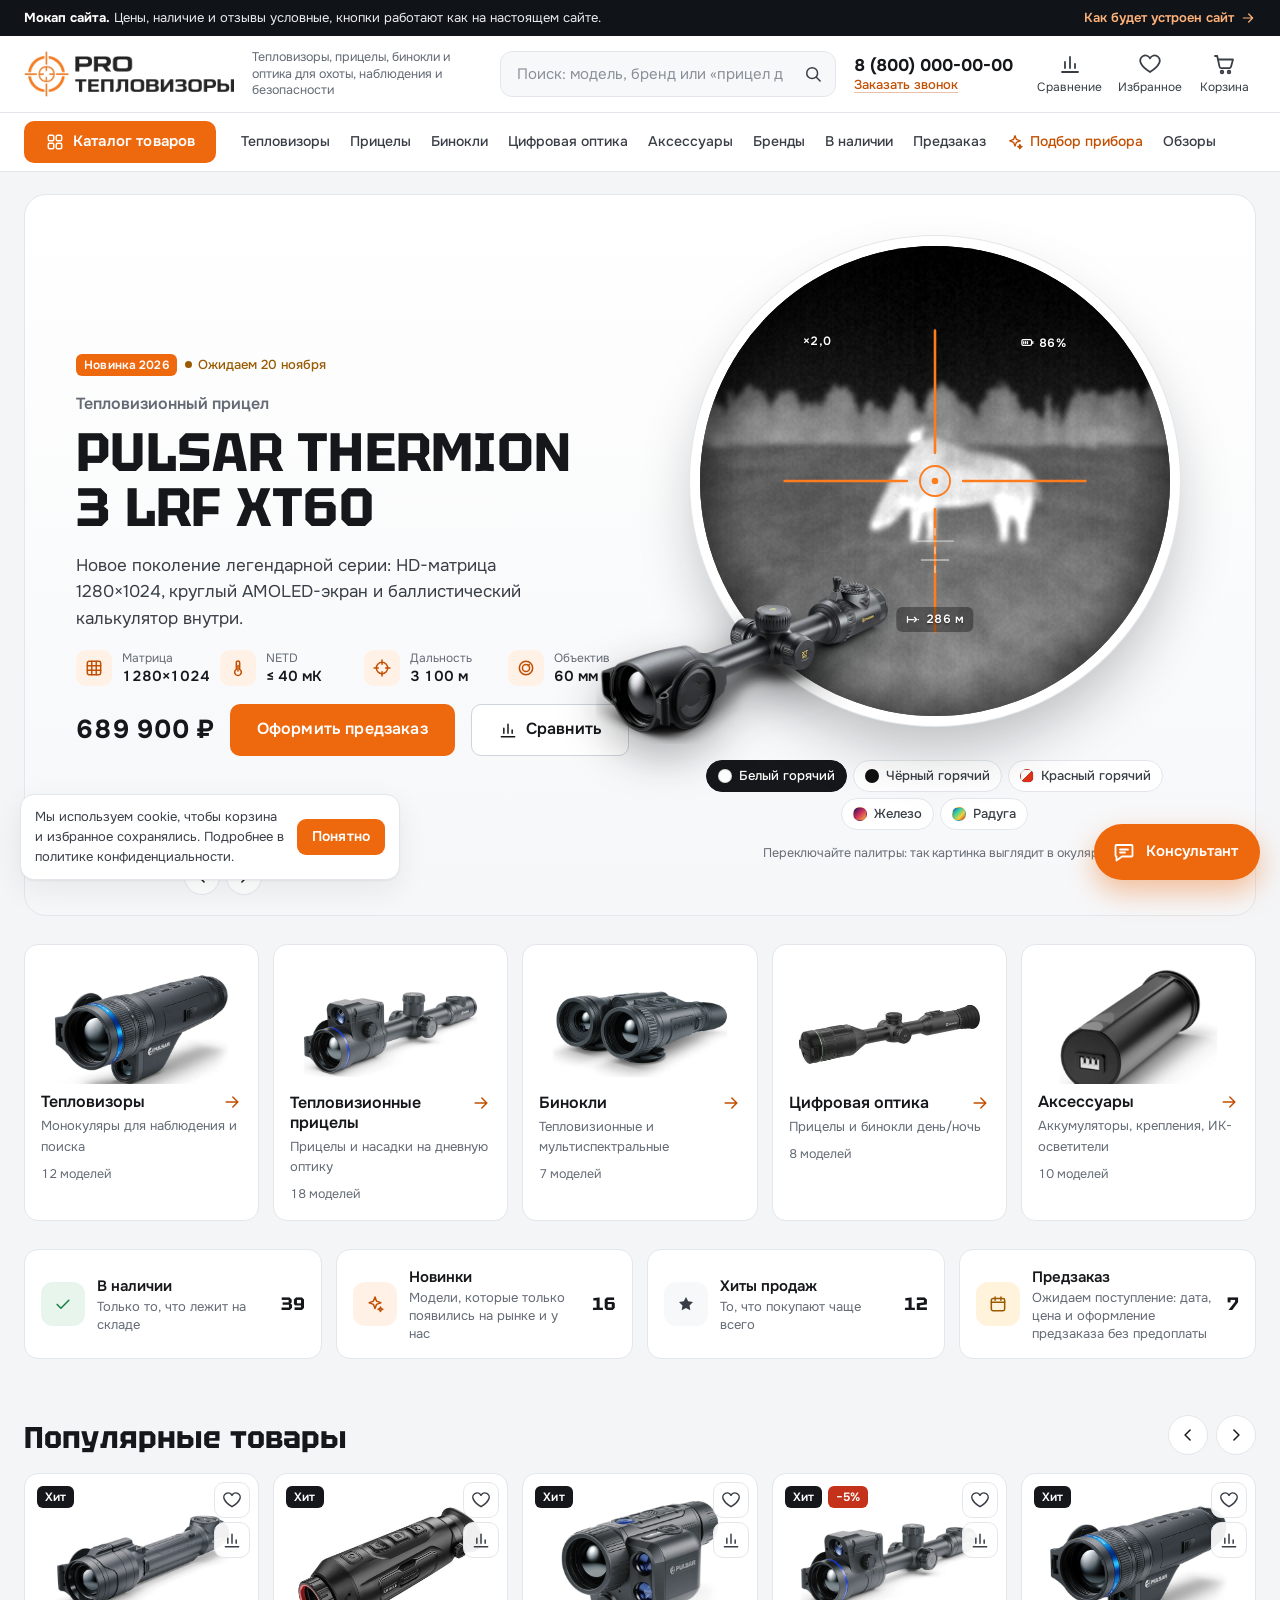
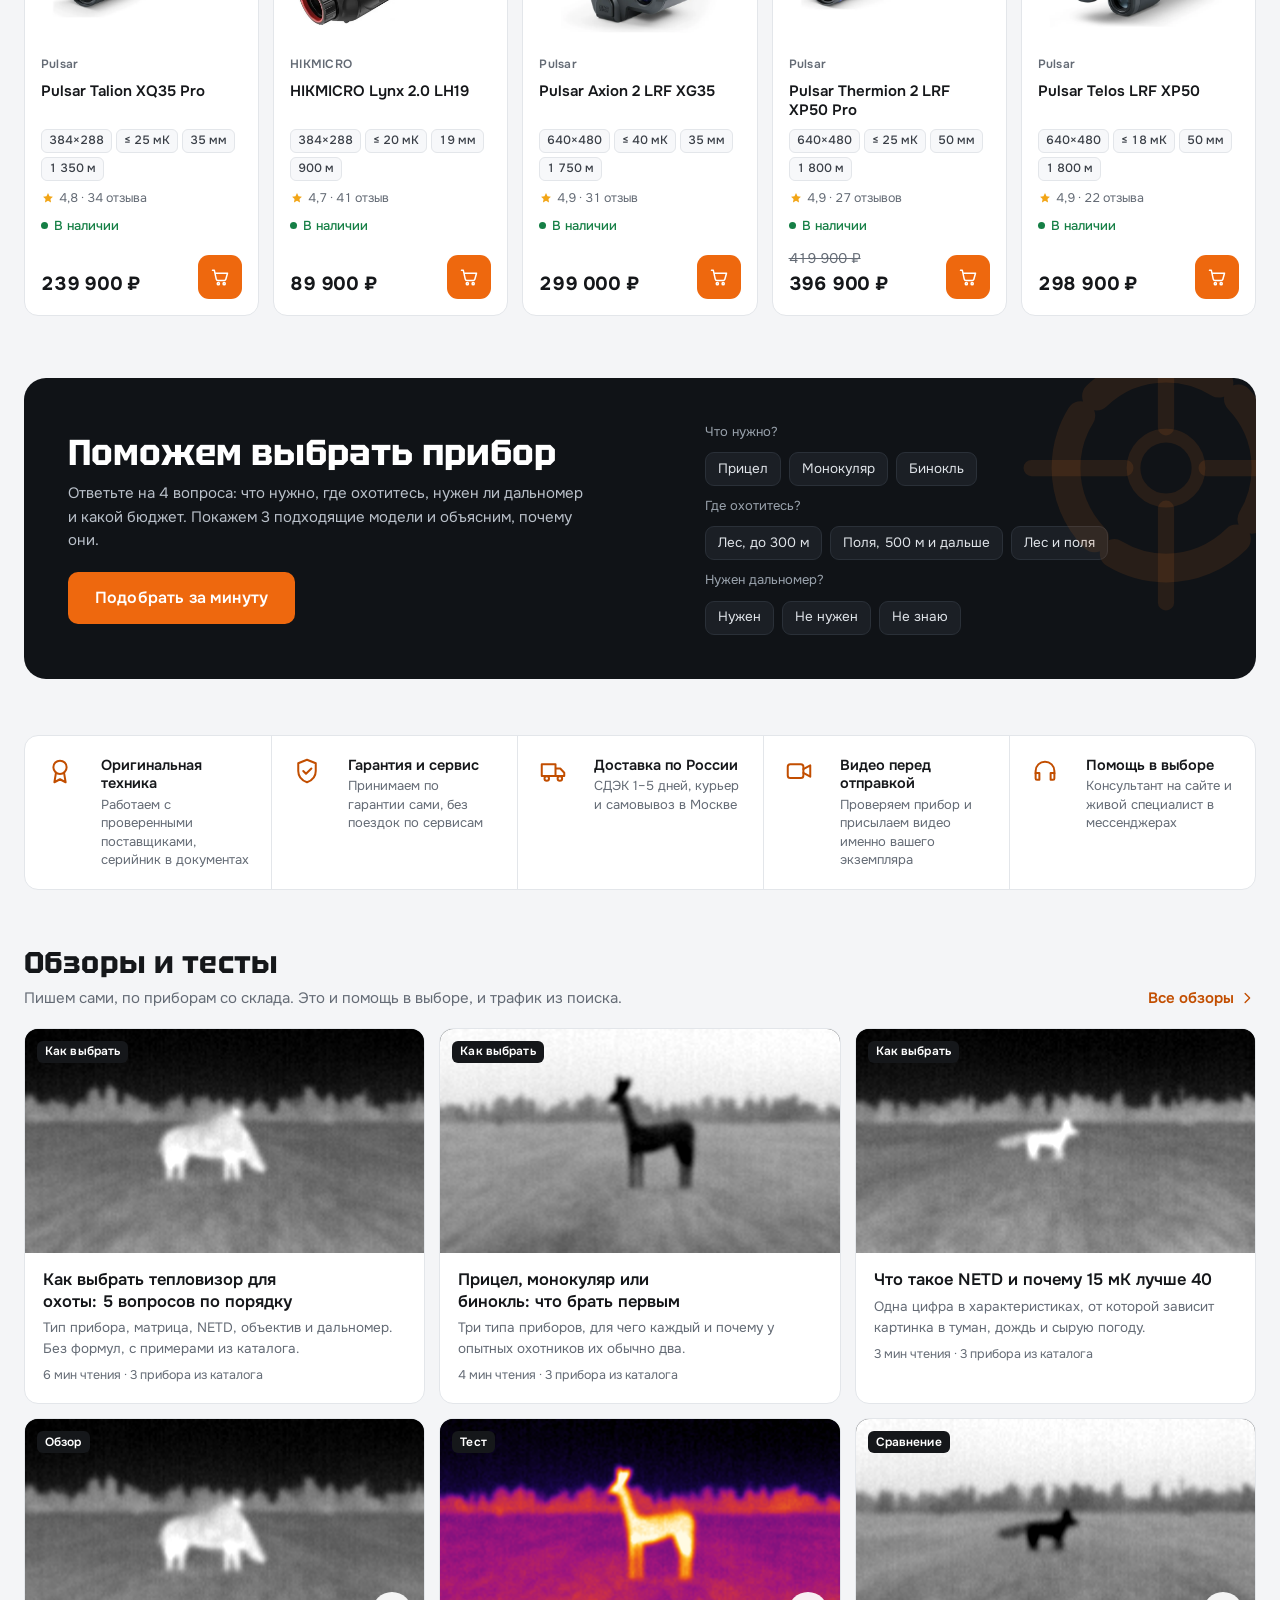
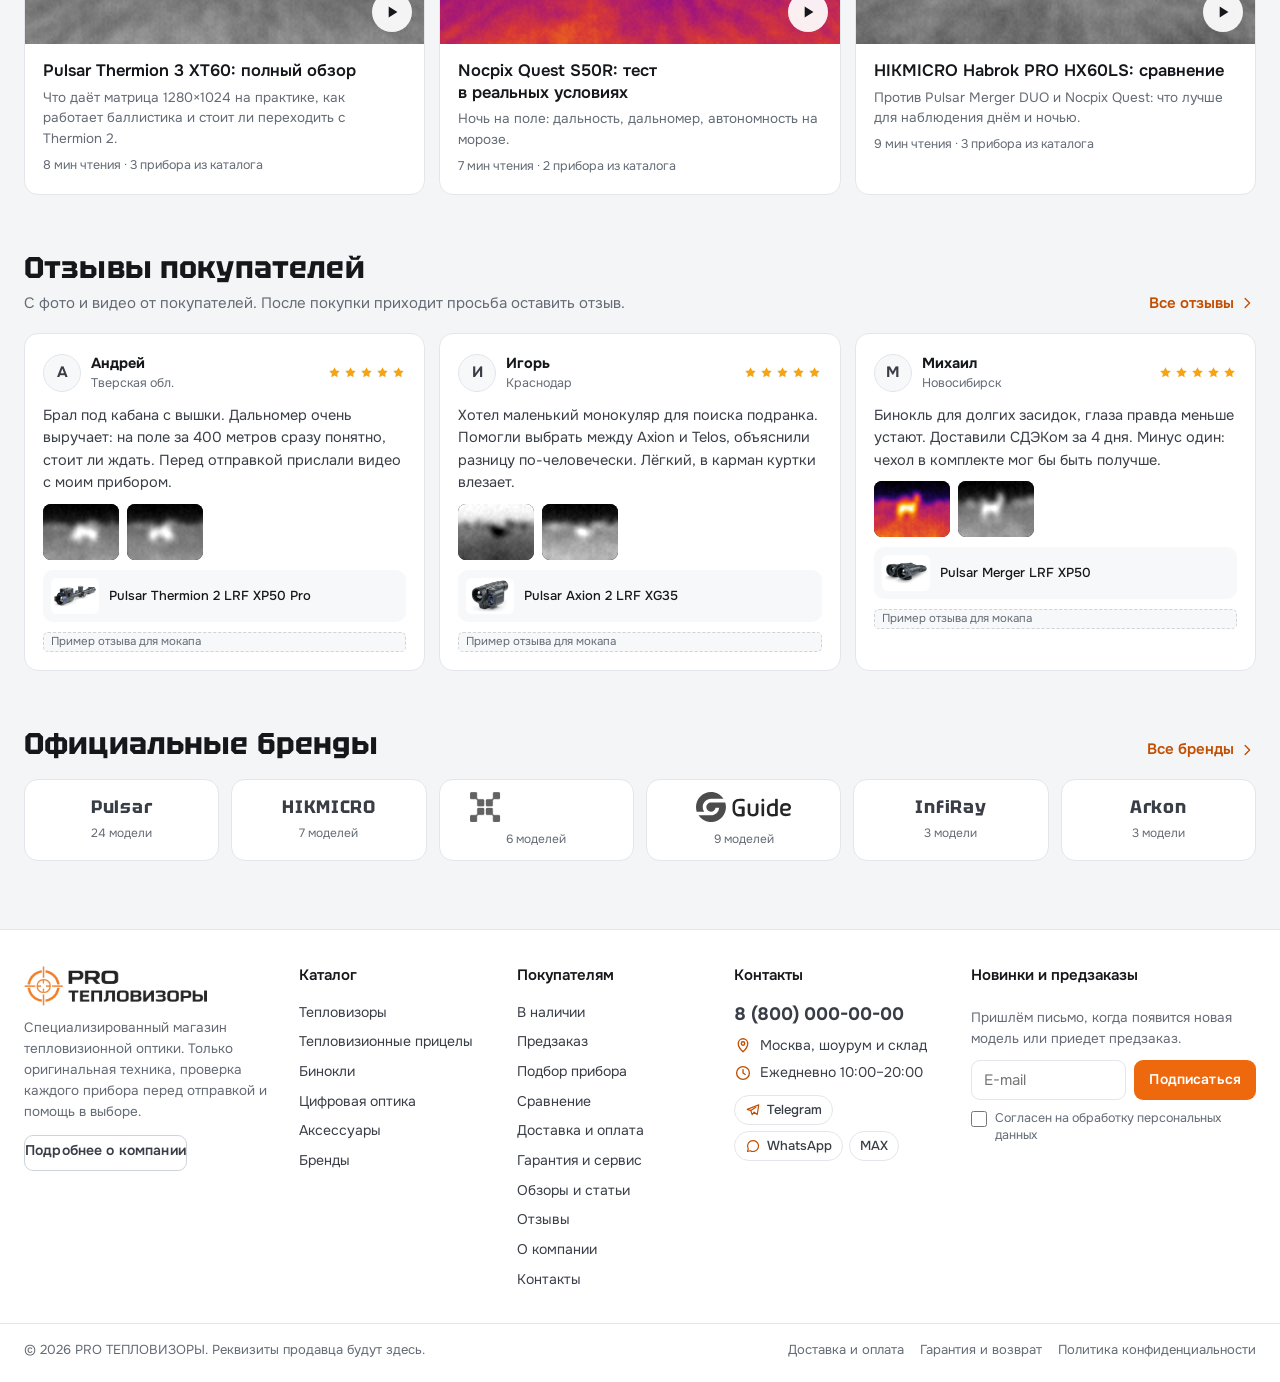
<file: index.html>
<!doctype html>
<html lang="ru">
<meta charset="utf-8">
<meta name="robots" content="noindex, nofollow">
<meta name="viewport" content="width=device-width, initial-scale=1, viewport-fit=cover">
<title>PRO ТЕПЛОВИЗОРЫ</title>
<meta name="claude:viewport-fit-sides" content="cover">
<meta name="description" content="Мокап интернет-магазина PRO ТЕПЛОВИЗОРЫ: тепловизоры, тепловизионные прицелы, бинокли и цифровая оптика.">
<link rel="preconnect" href="https://fonts.googleapis.com">
<link rel="preconnect" href="https://fonts.gstatic.com" crossorigin>
<link rel="stylesheet" href="https://fonts.googleapis.com/css2?family=Onest:wght@400;500;600;700&family=Tektur:wght@600;700&display=swap">
<link rel="stylesheet" href="styles.css">

<svg width="0" height="0" style="position:absolute" aria-hidden="true">
  <defs>
    <symbol id="i-search" viewBox="0 0 24 24"><circle cx="11" cy="11" r="6.5"/><path d="M16 16l4.5 4.5"/></symbol>
    <symbol id="i-cart" viewBox="0 0 24 24"><path d="M3 4h2.2l2.3 10.6a2 2 0 0 0 2 1.6h7.6a2 2 0 0 0 1.9-1.5L21 7.5H6.3"/><circle cx="10" cy="20" r="1.3"/><circle cx="17" cy="20" r="1.3"/></symbol>
    <symbol id="i-heart" viewBox="0 0 24 24"><path d="M12 20s-7.2-4.4-9.3-9.1A5 5 0 0 1 12 6.4a5 5 0 0 1 9.3 4.5C19.2 15.6 12 20 12 20z"/></symbol>
    <symbol id="i-compare" viewBox="0 0 24 24"><path d="M4 20h16M7 16V10M12 16V5M17 16v-4"/></symbol>
    <symbol id="i-phone" viewBox="0 0 24 24"><path d="M6.6 3.5h2.6l1.6 4.4-2.1 1.4a11 11 0 0 0 6 6l1.4-2.1 4.4 1.6v2.6a2 2 0 0 1-2.2 2A16.5 16.5 0 0 1 4.6 5.7a2 2 0 0 1 2-2.2z"/></symbol>
    <symbol id="i-menu" viewBox="0 0 24 24"><path d="M4 6.5h16M4 12h16M4 17.5h16"/></symbol>
    <symbol id="i-grid4" viewBox="0 0 24 24"><rect x="4" y="4" width="6.5" height="6.5" rx="1.5"/><rect x="13.5" y="4" width="6.5" height="6.5" rx="1.5"/><rect x="4" y="13.5" width="6.5" height="6.5" rx="1.5"/><rect x="13.5" y="13.5" width="6.5" height="6.5" rx="1.5"/></symbol>
    <symbol id="i-close" viewBox="0 0 24 24"><path d="M6 6l12 12M18 6L6 18"/></symbol>
    <symbol id="i-chev-r" viewBox="0 0 24 24"><path d="M9.5 6l6 6-6 6"/></symbol>
    <symbol id="i-chev-l" viewBox="0 0 24 24"><path d="M14.5 6l-6 6 6 6"/></symbol>
    <symbol id="i-chev-d" viewBox="0 0 24 24"><path d="M6 9.5l6 6 6-6"/></symbol>
    <symbol id="i-arrow-r" viewBox="0 0 24 24"><path d="M5 12h14M13 6l6 6-6 6"/></symbol>
    <symbol id="i-check" viewBox="0 0 24 24"><path d="M5 12.5l4.5 4.5L19 7.5"/></symbol>
    <symbol id="i-star" viewBox="0 0 24 24"><path d="M12 3.6l2.6 5.2 5.8.9-4.2 4.1 1 5.7L12 16.8l-5.2 2.7 1-5.7-4.2-4.1 5.8-.9z" fill="currentColor" stroke="none"/></symbol>
    <symbol id="i-truck" viewBox="0 0 24 24"><path d="M3 6.5h11v9.5H3zM14 10h3.8l3.2 3.4V16h-7"/><circle cx="7" cy="18" r="1.8"/><circle cx="17.5" cy="18" r="1.8"/></symbol>
    <symbol id="i-shield" viewBox="0 0 24 24"><path d="M12 3l7 2.8V12c0 4.4-3 7.6-7 9-4-1.4-7-4.6-7-9V5.8z"/><path d="M9 12l2.2 2.2L15.5 10"/></symbol>
    <symbol id="i-award" viewBox="0 0 24 24"><circle cx="12" cy="9" r="5.3"/><path d="M8.8 13.3L7.5 21l4.5-2.4 4.5 2.4-1.3-7.7"/></symbol>
    <symbol id="i-video" viewBox="0 0 24 24"><rect x="3" y="6.5" width="12.5" height="11" rx="2"/><path d="M15.5 10.5l5.5-3v9l-5.5-3"/></symbol>
    <symbol id="i-headset" viewBox="0 0 24 24"><path d="M4.5 14v-2a7.5 7.5 0 0 1 15 0v2"/><path d="M4.5 13.5h3v5.5h-2a1 1 0 0 1-1-1zM19.5 13.5h-3v5.5h2a1 1 0 0 0 1-1z"/></symbol>
    <symbol id="i-filter" viewBox="0 0 24 24"><path d="M4 5h16l-6.2 7.2V18L10.2 20v-7.8z"/></symbol>
    <symbol id="i-matrix" viewBox="0 0 24 24"><rect x="4" y="4" width="16" height="16" rx="2"/><path d="M4 9.3h16M4 14.7h16M9.3 4v16M14.7 4v16"/></symbol>
    <symbol id="i-temp" viewBox="0 0 24 24"><path d="M10 13.6V5.5a2 2 0 0 1 4 0v8.1a4 4 0 1 1-4 0z"/><path d="M12 9v6.5"/></symbol>
    <symbol id="i-lens" viewBox="0 0 24 24"><circle cx="12" cy="12" r="8"/><circle cx="12" cy="12" r="4.3"/><path d="M14.5 9.2l1.4-1.4"/></symbol>
    <symbol id="i-target" viewBox="0 0 24 24"><circle cx="12" cy="12" r="6.8"/><path d="M12 2.5v5M12 16.5v5M2.5 12h5M16.5 12h5"/></symbol>
    <symbol id="i-laser" viewBox="0 0 24 24"><path d="M3.5 7.5v9M3.5 12H14M16.5 12h1.5M20.5 12h.5M14.5 8.5L18 12l-3.5 3.5"/></symbol>
    <symbol id="i-zoom" viewBox="0 0 24 24"><circle cx="10.5" cy="10.5" r="6.5"/><path d="M15.5 15.5L20 20M10.5 7.8v5.4M7.8 10.5h5.4"/></symbol>
    <symbol id="i-battery" viewBox="0 0 24 24"><rect x="3" y="7.5" width="15.5" height="9" rx="2"/><path d="M20.5 10.5v3M6 10.5v3M9 10.5v3M12 10.5v3"/></symbol>
    <symbol id="i-weight" viewBox="0 0 24 24"><circle cx="12" cy="5.8" r="2.3"/><path d="M6.5 8.5h11l2.3 11.5H4.2z"/></symbol>
    <symbol id="i-display" viewBox="0 0 24 24"><rect x="3" y="4.5" width="18" height="12" rx="2"/><path d="M8.5 20h7M12 16.5V20"/></symbol>
    <symbol id="i-clock" viewBox="0 0 24 24"><circle cx="12" cy="12" r="8.5"/><path d="M12 7.5V12l3 2"/></symbol>
    <symbol id="i-play" viewBox="0 0 24 24"><path d="M8 5.5v13l10.5-6.5z" fill="currentColor" stroke="none"/></symbol>
    <symbol id="i-plus" viewBox="0 0 24 24"><path d="M12 5v14M5 12h14"/></symbol>
    <symbol id="i-minus" viewBox="0 0 24 24"><path d="M5 12h14"/></symbol>
    <symbol id="i-trash" viewBox="0 0 24 24"><path d="M4 7h16M9.5 7V4.5h5V7M6.3 7l.9 13h9.6l.9-13"/></symbol>
    <symbol id="i-info" viewBox="0 0 24 24"><circle cx="12" cy="12" r="8.5"/><path d="M12 11v5.5M12 7.8v.4"/></symbol>
    <symbol id="i-pin" viewBox="0 0 24 24"><path d="M12 21s-6.3-5.5-6.3-11a6.3 6.3 0 0 1 12.6 0c0 5.5-6.3 11-6.3 11z"/><circle cx="12" cy="10" r="2.3"/></symbol>
    <symbol id="i-calendar" viewBox="0 0 24 24"><rect x="4" y="5.5" width="16" height="14.5" rx="2"/><path d="M4 10h16M8.5 3.5v4M15.5 3.5v4"/></symbol>
    <symbol id="i-bolt" viewBox="0 0 24 24"><path d="M13 3L5.5 13.5h5.8L10.5 21 18 10.5h-5.8z"/></symbol>
    <symbol id="i-chat" viewBox="0 0 24 24"><path d="M4.5 5h15a1 1 0 0 1 1 1v9.5a1 1 0 0 1-1 1H10l-5.5 4v-4h0a1 1 0 0 1-1-1V6a1 1 0 0 1 1-1z"/><path d="M8 9.5h8M8 12.5h5"/></symbol>
    <symbol id="i-send" viewBox="0 0 24 24"><path d="M20.5 3.5L3.5 10.6l6.9 2.5 2.5 6.9z"/><path d="M10.4 13.1l10-9.6"/></symbol>
    <symbol id="i-spark" viewBox="0 0 24 24"><path d="M12 3.5l1.9 5.1 5.1 1.9-5.1 1.9L12 17.5l-1.9-5.1L5 10.5l5.1-1.9z"/><path d="M18.5 15.5l.8 2 2 .8-2 .8-.8 2-.8-2-2-.8 2-.8z"/></symbol>
    <symbol id="i-user" viewBox="0 0 24 24"><circle cx="12" cy="8.5" r="3.8"/><path d="M4.5 20.5c1.2-3.8 4-5.6 7.5-5.6s6.3 1.8 7.5 5.6"/></symbol>
    <symbol id="i-plane" viewBox="0 0 24 24"><path d="M20.6 4.2L3.4 11l5.4 1.9 1.9 6 3.1-3.6 4.6 3.4z"/><path d="M8.8 12.9l7.7-5.4"/></symbol>
    <symbol id="i-msg" viewBox="0 0 24 24"><path d="M12 3.8a8.2 8.2 0 0 0-7.1 12.3L3.8 20.2l4.2-1.1A8.2 8.2 0 1 0 12 3.8z"/></symbol>
    <symbol id="i-eye" viewBox="0 0 24 24"><path d="M2.5 12S6 5.5 12 5.5 21.5 12 21.5 12 18 18.5 12 18.5 2.5 12 2.5 12z"/><circle cx="12" cy="12" r="3"/></symbol>
    <symbol id="i-mark" viewBox="0 0 48 48"><path d="M24 6.5a17.5 17.5 0 0 1 17.5 17.5M24 41.5A17.5 17.5 0 0 1 6.5 24" stroke-width="0" /><circle cx="24" cy="24" r="16" stroke-width="4.6" stroke-dasharray="21.2 4" stroke-dashoffset="12.6"/><circle cx="24" cy="24" r="5.2" stroke-width="2.2"/><path d="M24 2.5v15M24 30.5v15M2.5 24h15M30.5 24h15" stroke-width="2.6"/></symbol>
  </defs>
</svg>

<div class="demo-bar">
  <div class="wrap demo-in">
    <span><b>Мокап сайта.</b> Цены, наличие и отзывы условные, кнопки работают как на настоящем сайте.</span>
    <a href="#project" class="demo-link">Как будет устроен сайт <svg class="ic"><use href="#i-arrow-r"/></svg></a>
  </div>
</div>

<header class="hdr" id="hdr">
  <div class="wrap hdr-main">
    <button class="icon-btn only-m" data-act="menu-open" aria-label="Открыть меню"><svg class="ic"><use href="#i-menu"/></svg></button>
    <a class="logo" href="#home" aria-label="PRO ТЕПЛОВИЗОРЫ, на главную"><img src="img/logo.png" width="256" height="56" alt="PRO ТЕПЛОВИЗОРЫ"></a>
    <p class="tagline">Тепловизоры, прицелы, бинокли и оптика для охоты, наблюдения и безопасности</p>
    <form class="search" id="search" role="search" autocomplete="off">
      <label class="sr-only" for="q">Поиск по каталогу</label>
      <input id="q" name="q" type="search" placeholder="Поиск: модель, бренд или «прицел до 200 000»" aria-autocomplete="list" aria-controls="search-drop">
      <button class="search-go" type="submit" aria-label="Найти"><svg class="ic"><use href="#i-search"/></svg></button>
      <div class="search-drop" id="search-drop" role="listbox" hidden></div>
    </form>
    <div class="hdr-phone">
      <span class="tnum">8 (800) 000-00-00</span>
      <button class="link-btn" data-act="callback">Заказать звонок</button>
    </div>
    <nav class="hdr-icons" aria-label="Личное">
      <a class="hico only-d" href="#compare" aria-label="Сравнение"><span class="hico-i"><svg class="ic"><use href="#i-compare"/></svg><b class="cnt" data-count="cmp" hidden></b></span><span class="hico-t">Сравнение</span></a>
      <a class="hico only-d" href="#fav" aria-label="Избранное"><span class="hico-i"><svg class="ic"><use href="#i-heart"/></svg><b class="cnt" data-count="fav" hidden></b></span><span class="hico-t">Избранное</span></a>
      <button class="hico" data-act="cart-open" aria-label="Корзина"><span class="hico-i"><svg class="ic"><use href="#i-cart"/></svg><b class="cnt" data-count="cart" hidden></b></span><span class="hico-t" data-cart-sum>Корзина</span></button>
    </nav>
  </div>
  <div class="hdr-nav-row">
    <div class="wrap hdr-nav-in">
      <button class="btn btn-catalog" data-act="mega" aria-expanded="false" aria-controls="mega"><svg class="ic"><use href="#i-grid4"/></svg>Каталог товаров</button>
      <nav class="hdr-nav" aria-label="Разделы">
        <a href="#cat-monoculars">Тепловизоры</a>
        <a href="#cat-scopes">Прицелы</a>
        <a href="#cat-binoculars">Бинокли</a>
        <a href="#cat-digital">Цифровая оптика</a>
        <a href="#cat-accessories">Аксессуары</a>
        <a href="#brands">Бренды</a>
        <a href="#col-stock">В наличии</a>
        <a href="#col-preorder">Предзаказ</a>
        <a href="#quiz" class="nav-accent"><svg class="ic"><use href="#i-spark"/></svg>Подбор прибора</a>
        <a href="#reviews-list">Обзоры</a>
      </nav>
    </div>
  </div>
  <div class="mega" id="mega" hidden>
    <div class="wrap mega-in" id="mega-in"></div>
  </div>
</header>

<main id="app" tabindex="-1"></main>

<footer class="ftr">
  <div class="wrap ftr-grid">
    <div class="ftr-about">
      <img src="img/logo.png" width="220" height="48" alt="PRO ТЕПЛОВИЗОРЫ" loading="lazy">
      <p>Специализированный магазин тепловизионной оптики. Только оригинальная техника, проверка каждого прибора перед отправкой и помощь в выборе.</p>
      <a href="#info-about" class="btn btn-ghost btn-sm">Подробнее о компании</a>
    </div>
    <div>
      <h3>Каталог</h3>
      <a href="#cat-monoculars">Тепловизоры</a><a href="#cat-scopes">Тепловизионные прицелы</a><a href="#cat-binoculars">Бинокли</a><a href="#cat-digital">Цифровая оптика</a><a href="#cat-accessories">Аксессуары</a><a href="#brands">Бренды</a>
    </div>
    <div>
      <h3>Покупателям</h3>
      <a href="#col-stock">В наличии</a><a href="#col-preorder">Предзаказ</a><a href="#quiz">Подбор прибора</a><a href="#compare">Сравнение</a><a href="#info-delivery">Доставка и оплата</a><a href="#info-warranty">Гарантия и сервис</a><a href="#reviews-list">Обзоры и статьи</a><a href="#reviews">Отзывы</a><a href="#info-about">О компании</a><a href="#info-contacts">Контакты</a>
    </div>
    <div class="ftr-contacts">
      <h3>Контакты</h3>
      <p class="tnum ftr-phone">8 (800) 000-00-00</p>
      <p><svg class="ic"><use href="#i-pin"/></svg>Москва, шоурум и склад</p>
      <p><svg class="ic"><use href="#i-clock"/></svg>Ежедневно 10:00–20:00</p>
      <div class="ftr-msg"><span class="chip chip-sm"><svg class="ic"><use href="#i-plane"/></svg>Telegram</span><span class="chip chip-sm"><svg class="ic"><use href="#i-msg"/></svg>WhatsApp</span><span class="chip chip-sm">MAX</span></div>
    </div>
    <form class="ftr-sub" data-form="subscribe">
      <h3>Новинки и предзаказы</h3>
      <p>Пришлём письмо, когда появится новая модель или приедет предзаказ.</p>
      <div class="ftr-sub-row">
        <label class="sr-only" for="sub-email">E-mail</label>
        <input id="sub-email" type="email" required placeholder="E-mail">
        <button class="btn btn-sm" type="submit">Подписаться</button>
      </div>
      <label class="consent"><input id="sub-consent" type="checkbox" required> Согласен на обработку персональных данных</label>
    </form>
  </div>
  <div class="wrap ftr-legal">
    <span>© 2026 PRO ТЕПЛОВИЗОРЫ. Реквизиты продавца будут здесь.</span>
    <span class="ftr-links"><a href="#info-delivery">Доставка и оплата</a><a href="#info-warranty">Гарантия и возврат</a><a href="#project">Политика конфиденциальности</a></span>
  </div>
</footer>

<nav class="tabbar" aria-label="Быстрые разделы">
  <a href="#home" data-tab="home"><svg class="ic"><use href="#i-mark"/></svg><span>Главная</span></a>
  <button data-act="mega" data-tab="catalog"><svg class="ic"><use href="#i-grid4"/></svg><span>Каталог</span></button>
  <a href="#quiz" data-tab="quiz"><svg class="ic"><use href="#i-spark"/></svg><span>Подбор</span></a>
  <a href="#compare" data-tab="compare"><span class="hico-i"><svg class="ic"><use href="#i-compare"/></svg><b class="cnt" data-count="cmp" hidden></b></span><span>Сравнение</span></a>
  <button data-act="cart-open" data-tab="cart"><span class="hico-i"><svg class="ic"><use href="#i-cart"/></svg><b class="cnt" data-count="cart" hidden></b></span><span>Корзина</span></button>
</nav>

<div class="scrim" id="scrim" hidden data-act="close-all"></div>

<aside class="drawer drawer-r" id="cart" hidden aria-label="Корзина" role="dialog" aria-modal="true">
  <div class="drawer-head"><h2>Корзина</h2><button class="icon-btn" data-act="close-all" aria-label="Закрыть корзину"><svg class="ic"><use href="#i-close"/></svg></button></div>
  <div class="drawer-body" id="cart-body"></div>
  <div class="drawer-foot" id="cart-foot"></div>
</aside>

<aside class="drawer drawer-l" id="mmenu" hidden aria-label="Меню" role="dialog" aria-modal="true">
  <div class="drawer-head"><img src="img/logo.png" width="160" height="35" alt="PRO ТЕПЛОВИЗОРЫ"><button class="icon-btn" data-act="close-all" aria-label="Закрыть меню"><svg class="ic"><use href="#i-close"/></svg></button></div>
  <div class="drawer-body" id="mmenu-body"></div>
</aside>

<aside class="sheet" id="fsheet" hidden aria-label="Фильтры" role="dialog" aria-modal="true">
  <div class="drawer-head"><h2>Фильтры</h2><button class="icon-btn" data-act="close-all" aria-label="Закрыть фильтры"><svg class="ic"><use href="#i-close"/></svg></button></div>
  <div class="drawer-body" id="fsheet-body"></div>
  <div class="drawer-foot"><button class="btn btn-ghost" data-act="reset-filters">Сбросить</button><button class="btn" data-act="close-all" id="fsheet-apply">Показать</button></div>
</aside>

<div class="modal" id="modal" hidden role="dialog" aria-modal="true" aria-labelledby="modal-title">
  <div class="modal-card" id="modal-card"></div>
</div>

<div class="chat" id="chat">
  <div class="chat-hello" id="chat-hello" hidden>
    <button class="icon-btn icon-btn-sm" data-act="chat-hello-x" aria-label="Скрыть подсказку"><svg class="ic"><use href="#i-close"/></svg></button>
    <p><b>Здравствуйте!</b> Я консультант PRO ТЕПЛОВИЗОРЫ. Помогу выбрать прибор под вашу охоту и бюджет.</p>
    <button class="btn btn-sm" data-act="chat-open">Задать вопрос</button>
  </div>
  <section class="chat-panel" id="chat-panel" hidden aria-label="Консультант">
    <div class="chat-head">
      <span class="chat-ava"><svg class="ic"><use href="#i-mark"/></svg></span>
      <div><b>Консультант</b><small><i class="dot-ok"></i>Отвечает ИИ по нашему каталогу · менеджер на связи</small></div>
      <button class="icon-btn" data-act="chat-close" aria-label="Свернуть чат"><svg class="ic"><use href="#i-close"/></svg></button>
    </div>
    <div class="chat-log" id="chat-log" aria-live="polite"></div>
    <div class="chat-chips" id="chat-chips"></div>
    <form class="chat-form" id="chat-form">
      <label class="sr-only" for="chat-input">Сообщение консультанту</label>
      <input id="chat-input" type="text" placeholder="Например: прицел для кабана до 300 тысяч" autocomplete="off">
      <button class="chat-send" type="submit" aria-label="Отправить"><svg class="ic"><use href="#i-send"/></svg></button>
    </form>
    <p class="chat-note">В мокапе ответы собраны по правилам. На сайте отвечать будет нейросеть, подключённая к каталогу.</p>
  </section>
  <button class="chat-fab" id="chat-fab" data-act="chat-toggle" aria-label="Открыть чат с консультантом"><svg class="ic"><use href="#i-chat"/></svg><span>Консультант</span></button>
</div>

<div class="toasts" id="toasts" aria-live="polite"></div>

<div class="cookie" id="cookie" hidden>
  <p>Мы используем cookie, чтобы корзина и избранное сохранялись. Подробнее в политике конфиденциальности.</p>
  <button class="btn btn-sm" data-act="cookie-ok">Понятно</button>
</div>

<script src="data.js" charset="utf-8"></script>
<script src="thermal.js" charset="utf-8"></script>
<script src="core.js" charset="utf-8"></script>
<script src="views.js" charset="utf-8"></script>
<script src="ui.js" charset="utf-8"></script>
</file>
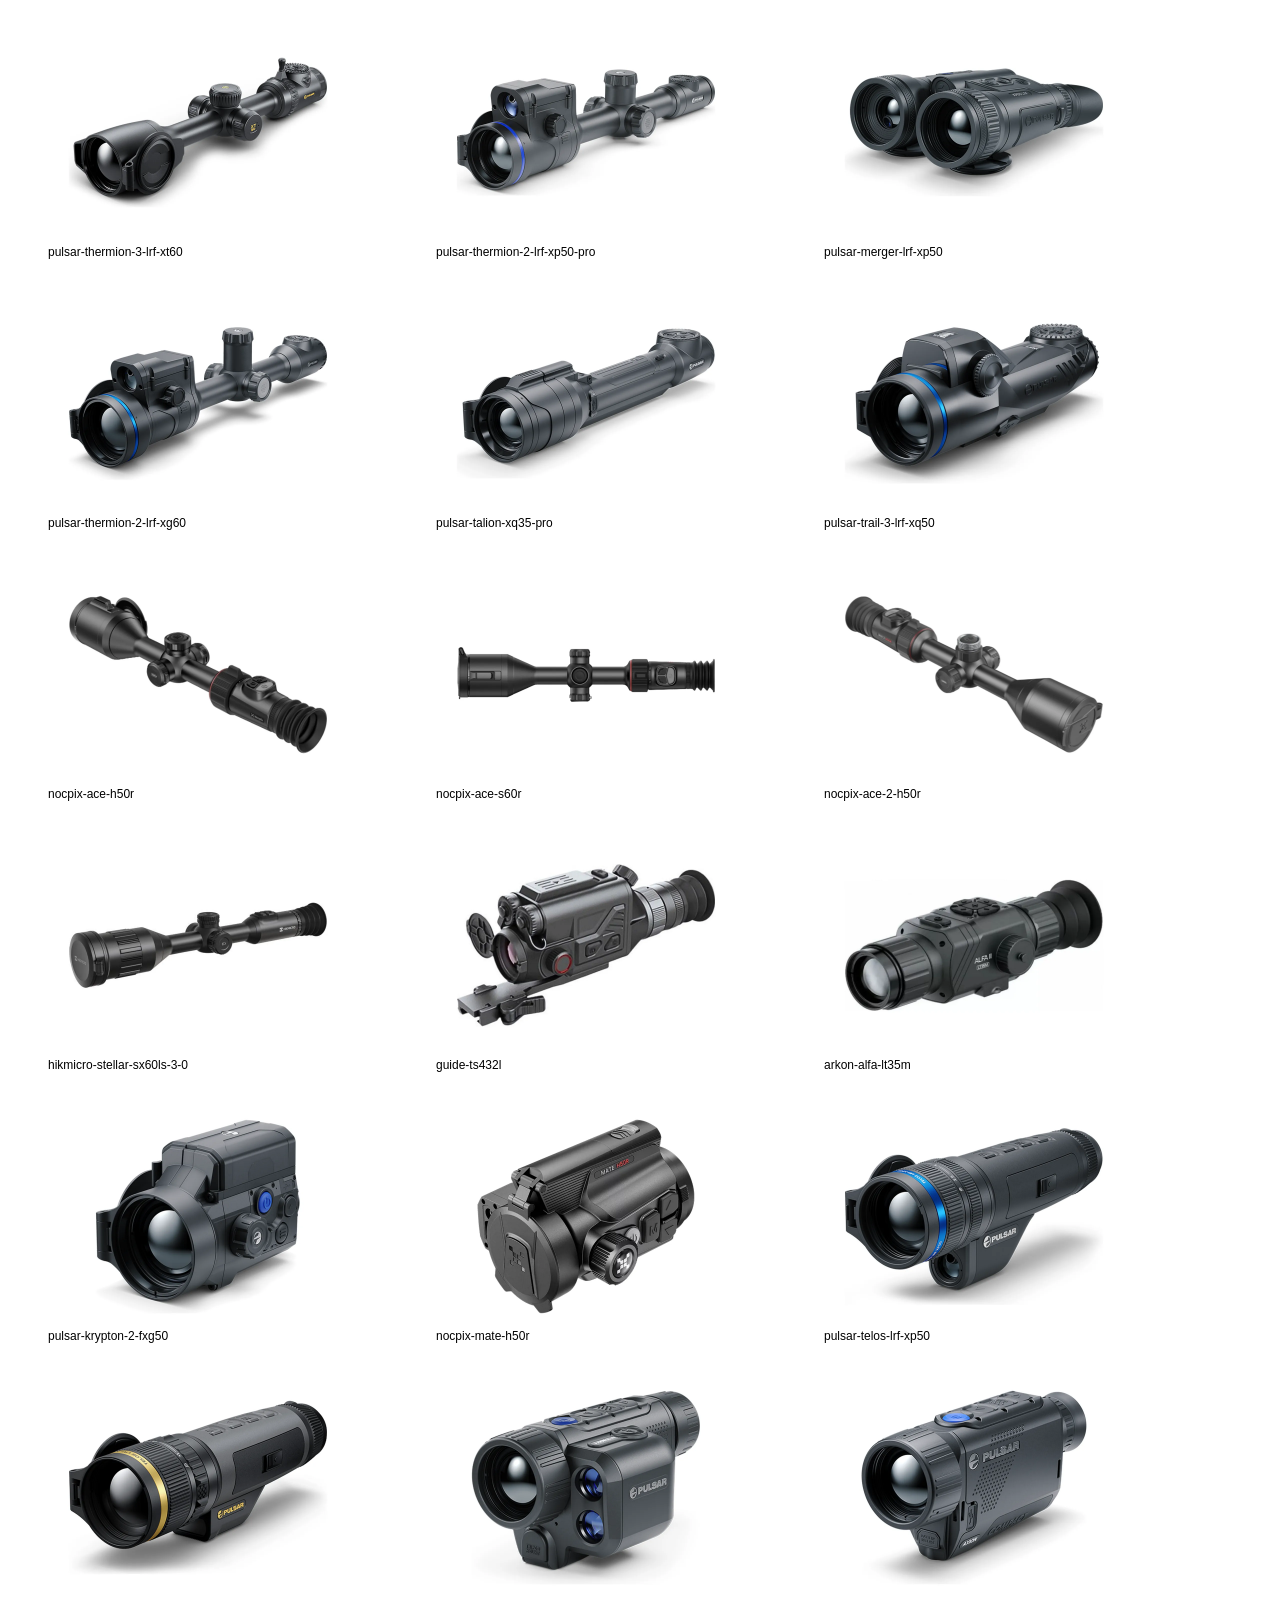
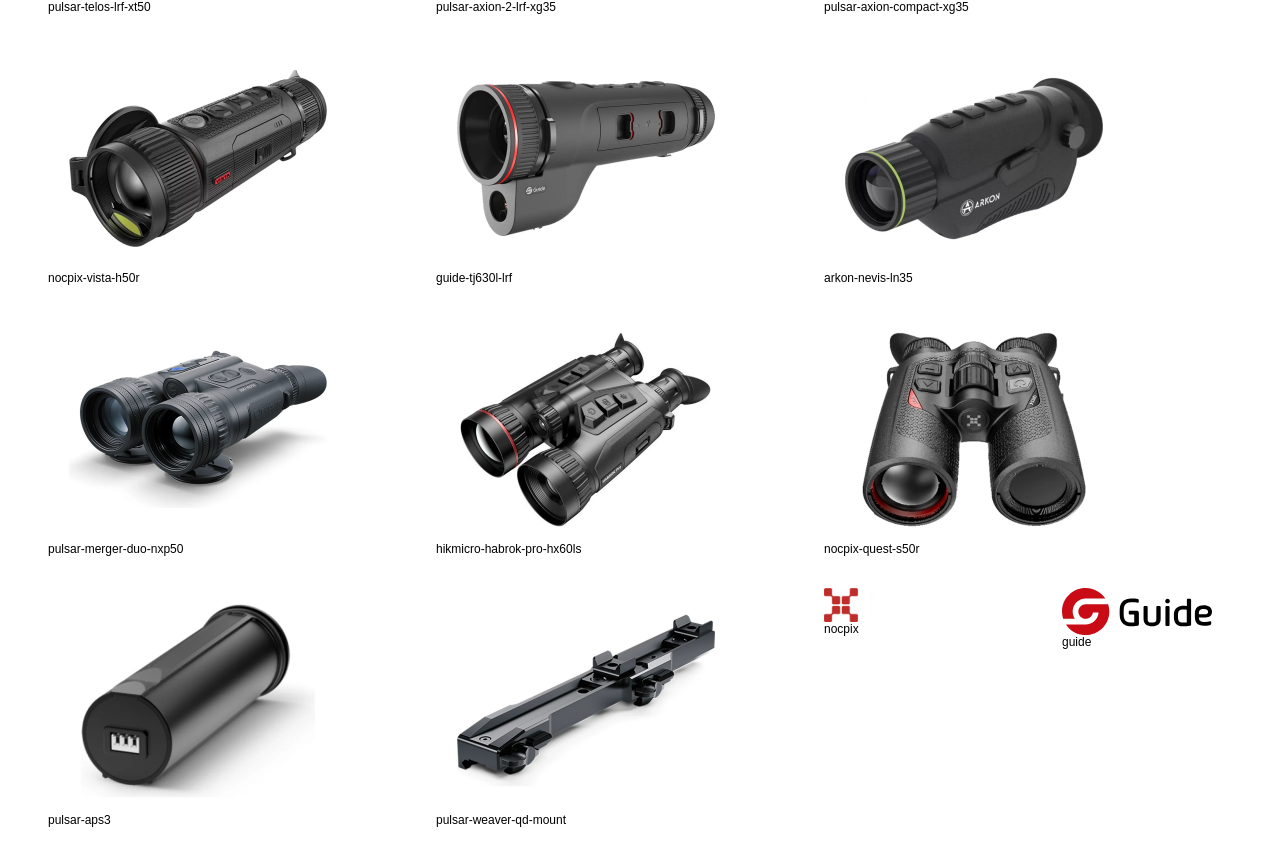
<file: img/contact-sheet.html>
<meta charset=utf8><body style="display:flex;flex-wrap:wrap;gap:8px;font:12px sans-serif"><figure><img src="pulsar-thermion-3-lrf-xt60.webp" width=300><figcaption>pulsar-thermion-3-lrf-xt60</figcaption></figure><figure><img src="pulsar-thermion-2-lrf-xp50-pro.webp" width=300><figcaption>pulsar-thermion-2-lrf-xp50-pro</figcaption></figure><figure><img src="pulsar-merger-lrf-xp50.webp" width=300><figcaption>pulsar-merger-lrf-xp50</figcaption></figure><figure><img src="pulsar-thermion-2-lrf-xg60.webp" width=300><figcaption>pulsar-thermion-2-lrf-xg60</figcaption></figure><figure><img src="pulsar-talion-xq35-pro.webp" width=300><figcaption>pulsar-talion-xq35-pro</figcaption></figure><figure><img src="pulsar-trail-3-lrf-xq50.webp" width=300><figcaption>pulsar-trail-3-lrf-xq50</figcaption></figure><figure><img src="nocpix-ace-h50r.webp" width=300><figcaption>nocpix-ace-h50r</figcaption></figure><figure><img src="nocpix-ace-s60r.webp" width=300><figcaption>nocpix-ace-s60r</figcaption></figure><figure><img src="nocpix-ace-2-h50r.webp" width=300><figcaption>nocpix-ace-2-h50r</figcaption></figure><figure><img src="hikmicro-stellar-sx60ls-3-0.webp" width=300><figcaption>hikmicro-stellar-sx60ls-3-0</figcaption></figure><figure><img src="guide-ts432l.webp" width=300><figcaption>guide-ts432l</figcaption></figure><figure><img src="arkon-alfa-lt35m.webp" width=300><figcaption>arkon-alfa-lt35m</figcaption></figure><figure><img src="pulsar-krypton-2-fxg50.webp" width=300><figcaption>pulsar-krypton-2-fxg50</figcaption></figure><figure><img src="nocpix-mate-h50r.webp" width=300><figcaption>nocpix-mate-h50r</figcaption></figure><figure><img src="pulsar-telos-lrf-xp50.webp" width=300><figcaption>pulsar-telos-lrf-xp50</figcaption></figure><figure><img src="pulsar-telos-lrf-xt50.webp" width=300><figcaption>pulsar-telos-lrf-xt50</figcaption></figure><figure><img src="pulsar-axion-2-lrf-xg35.webp" width=300><figcaption>pulsar-axion-2-lrf-xg35</figcaption></figure><figure><img src="pulsar-axion-compact-xg35.webp" width=300><figcaption>pulsar-axion-compact-xg35</figcaption></figure><figure><img src="nocpix-vista-h50r.webp" width=300><figcaption>nocpix-vista-h50r</figcaption></figure><figure><img src="guide-tj630l-lrf.webp" width=300><figcaption>guide-tj630l-lrf</figcaption></figure><figure><img src="arkon-nevis-ln35.webp" width=300><figcaption>arkon-nevis-ln35</figcaption></figure><figure><img src="pulsar-merger-duo-nxp50.webp" width=300><figcaption>pulsar-merger-duo-nxp50</figcaption></figure><figure><img src="hikmicro-habrok-pro-hx60ls.webp" width=300><figcaption>hikmicro-habrok-pro-hx60ls</figcaption></figure><figure><img src="nocpix-quest-s50r.webp" width=300><figcaption>nocpix-quest-s50r</figcaption></figure><figure><img src="pulsar-aps3.webp" width=300><figcaption>pulsar-aps3</figcaption></figure><figure><img src="pulsar-weaver-qd-mount.webp" width=300><figcaption>pulsar-weaver-qd-mount</figcaption></figure><figure><img src="brands/nocpix.webp" width=150><figcaption>nocpix</figcaption></figure><figure><img src="brands/guide.svg" width=150><figcaption>guide</figcaption></figure>
</file>
<file: styles.css>
/* Layout: store shell — sticky white header from the client's mockup, 1280px container, white surfaces on a cool off-white page.
   The one bold thing: the round "view through the scope" thermal panel in the hero. Everything else stays quiet. */
:root {
  --page: #f4f5f7;
  --surface: #ffffff;
  --soft: #f7f8fa;
  --line: #e3e6ea;
  --line-2: #cfd4db;
  --ink: #15171a;
  --ink-2: #393e46;
  --muted: #646b75;
  --orange: #fc7c1e;
  --orange-btn: #ee680e;
  --orange-btn-h: #d95c08;
  --orange-ink: #c24e00;
  --orange-tint: #fff1e6;
  --night: #101317;
  --night-2: #1b1f25;
  --night-ink: #e9ecf0;
  --ok: #157f45;
  --ok-tint: #e7f5ec;
  --warn: #9a5a00;
  --warn-tint: #fff3dc;
  --sale: #c4321b;
  --display: "Tektur", "Russo One", "Arial Black", system-ui, sans-serif;
  --body: "Onest", "Segoe UI", system-ui, -apple-system, sans-serif;
  --r: 14px;
  --r-s: 10px;
  --shadow: 0 1px 2px rgba(18, 22, 28, .05), 0 10px 30px rgba(18, 22, 28, .07);
  --hdr-h: 0px;
  color-scheme: light;
}

*, *::before, *::after { box-sizing: border-box; }
[hidden] { display: none !important; }
html { scroll-behavior: smooth; -webkit-text-size-adjust: 100%; }
body {
  margin: 0;
  background: var(--page);
  color: var(--ink);
  font: 400 15px/1.55 var(--body);
  -webkit-font-smoothing: antialiased;
}
body::before { content: ""; position: fixed; inset: 0 0 auto; height: env(safe-area-inset-top, 0px); z-index: 60; background: var(--surface); }
img { max-width: 100%; display: block; }
a { color: inherit; text-decoration: none; }
button, input, select, textarea { font: inherit; color: inherit; }
button { cursor: pointer; background: none; border: 0; padding: 0; }
h1, h2, h3, h4 { margin: 0; line-height: 1.15; text-wrap: balance; }
p { margin: 0; }
:focus-visible { outline: 2.5px solid var(--orange); outline-offset: 2px; border-radius: 6px; }
.sr-only { position: absolute; width: 1px; height: 1px; overflow: hidden; clip: rect(0 0 0 0); white-space: nowrap; }
.tnum { font-variant-numeric: tabular-nums; }
.muted { color: var(--muted); }
.ic { width: 20px; height: 20px; flex: none; fill: none; stroke: currentColor; stroke-width: 1.8; stroke-linecap: round; stroke-linejoin: round; }
.ic-s { width: 16px; height: 16px; }
.ic-l { width: 26px; height: 26px; }

.wrap {
  width: 100%;
  max-width: 1320px;
  margin-inline: auto;
  padding-left: max(16px, env(safe-area-inset-left, 0px));
  padding-right: max(16px, env(safe-area-inset-right, 0px));
}
@media (min-width: 900px) { .wrap { padding-left: max(24px, env(safe-area-inset-left, 0px)); padding-right: max(24px, env(safe-area-inset-right, 0px)); } }

/* ---------- buttons, chips, badges ---------- */
.btn {
  display: inline-flex; align-items: center; justify-content: center; gap: 8px;
  min-height: 44px; padding: 0 20px; border-radius: 10px;
  background: var(--orange-btn); color: #fff; font-weight: 600; font-size: 15px; letter-spacing: .01em;
  border: 1.5px solid transparent; transition: background .15s, border-color .15s, color .15s;
  white-space: nowrap;
}
.btn:hover { background: var(--orange-btn-h); }
.btn-ghost { background: var(--surface); color: var(--ink); border-color: var(--line-2); }
.btn-ghost:hover { background: var(--soft); border-color: var(--ink-2); }
.btn-dark { background: var(--ink); color: #fff; }
.btn-dark:hover { background: #000; }
.btn-light { background: #fff; color: var(--ink); }
.btn-light:hover { background: var(--orange-tint); }
.btn-sm { min-height: 36px; padding: 0 14px; font-size: 14px; border-radius: 9px; }
.btn-lg { min-height: 52px; padding: 0 26px; font-size: 16px; }
.btn-block { width: 100%; }
.btn[disabled] { opacity: .45; pointer-events: none; }
.btn.is-done { background: var(--ok); }
.link-btn { color: var(--orange-ink); font-weight: 500; font-size: 13px; text-decoration: underline; text-decoration-color: rgba(194, 78, 0, .35); text-underline-offset: 3px; }
.link-btn:hover { text-decoration-color: currentColor; }
.icon-btn { display: inline-grid; place-items: center; width: 44px; height: 44px; border-radius: 10px; color: var(--ink-2); }
.icon-btn:hover { background: var(--soft); color: var(--ink); }
.icon-btn-sm { width: 32px; height: 32px; }

.chip {
  display: inline-flex; align-items: center; gap: 6px; min-height: 36px; padding: 0 14px;
  border-radius: 999px; border: 1.5px solid var(--line); background: var(--surface);
  font-size: 14px; font-weight: 500; color: var(--ink-2); white-space: nowrap; transition: border-color .15s, background .15s;
}
.chip:hover { border-color: var(--ink-2); }
.chip.on { background: var(--ink); border-color: var(--ink); color: #fff; }
.chip-sm { min-height: 30px; padding: 0 10px; font-size: 13px; }
.chip b { font-weight: 600; color: var(--muted); font-size: 12px; }
.chip.on b { color: rgba(255, 255, 255, .7); }

.badge { display: inline-flex; align-items: center; height: 22px; padding: 0 8px; border-radius: 6px; font-size: 12px; font-weight: 600; letter-spacing: .01em; }
.badge-new { background: var(--orange-btn); color: #fff; }
.badge-hit { background: var(--ink); color: #fff; }
.badge-sale { background: var(--sale); color: #fff; }
.badge-pre { background: var(--warn-tint); color: var(--warn); }

.stock { display: inline-flex; align-items: center; gap: 6px; font-size: 13px; font-weight: 500; }
.stock::before { content: ""; width: 7px; height: 7px; border-radius: 50%; background: currentColor; flex: none; }
.stock-in { color: var(--ok); }
.stock-pre { color: var(--warn); }
.stock-order { color: var(--muted); }

.price { font-weight: 700; font-size: 20px; letter-spacing: -.01em; font-variant-numeric: tabular-nums; white-space: nowrap; }
.price-old { color: var(--muted); text-decoration: line-through; font-size: 14px; font-variant-numeric: tabular-nums; white-space: nowrap; }

/* ---------- demo bar + header ---------- */
.demo-bar { background: var(--night); color: var(--night-ink); font-size: 13px; }
.demo-in { display: flex; align-items: center; justify-content: space-between; gap: 12px; min-height: 36px; padding-block: 6px; }
.demo-in b { color: #fff; }
.demo-link { display: inline-flex; align-items: center; gap: 6px; color: #ffb27a; font-weight: 600; white-space: nowrap; }
.demo-link .ic { width: 16px; height: 16px; }
.demo-link:hover { color: #fff; }

.hdr { position: sticky; top: env(safe-area-inset-top, 0px); z-index: 40; background: var(--surface); border-bottom: 1px solid var(--line); }
.hdr-main { display: flex; align-items: center; gap: 18px; min-height: 76px; }
.logo { flex: none; display: block; }
.logo img { height: 46px; width: auto; }
.tagline { max-width: 230px; font-size: 12.5px; line-height: 1.35; color: var(--muted); }
.search { position: relative; flex: 1 1 360px; min-width: 0; display: flex; }
.search input {
  width: 100%; height: 46px; padding: 0 52px 0 16px; border-radius: 12px;
  border: 1.5px solid var(--line); background: var(--soft); font-size: 15px; outline: none; transition: border-color .15s, background .15s;
}
.search input::placeholder { color: #8a909a; }
.search input:focus { border-color: var(--orange); background: #fff; }
.search input::-webkit-search-cancel-button { display: none; }
.search-go { position: absolute; right: 4px; top: 4px; width: 38px; height: 38px; border-radius: 9px; display: grid; place-items: center; color: var(--ink-2); }
.search-go:hover { background: var(--orange-tint); color: var(--orange-ink); }
.search-drop {
  position: absolute; left: 0; right: 0; top: calc(100% + 8px); z-index: 50;
  background: #fff; border: 1px solid var(--line); border-radius: 14px; box-shadow: var(--shadow); overflow: hidden;
  max-height: min(70vh, 560px); overflow-y: auto;
}
.sd-note { padding: 10px 16px; font-size: 13px; color: var(--muted); background: var(--soft); border-bottom: 1px solid var(--line); }
.sd-group { padding: 8px 0; }
.sd-group + .sd-group { border-top: 1px solid var(--line); }
.sd-title { padding: 6px 16px; font-size: 12px; font-weight: 600; color: var(--muted); }
.sd-item { display: grid; grid-template-columns: 56px minmax(0, 1fr) auto; align-items: center; gap: 12px; padding: 8px 16px; }
.sd-item:hover, .sd-item.is-active { background: var(--orange-tint); }
.sd-item .thumb { width: 56px; height: 42px; }
.sd-name { font-weight: 500; font-size: 14px; line-height: 1.3; }
.sd-meta { font-size: 12.5px; color: var(--muted); }
.sd-price { font-weight: 600; font-size: 14px; font-variant-numeric: tabular-nums; text-align: right; }
.sd-cat { display: flex; justify-content: space-between; padding: 8px 16px; font-size: 14px; }
.sd-cat:hover, .sd-cat.is-active { background: var(--orange-tint); }
.sd-all { display: flex; align-items: center; justify-content: center; gap: 6px; padding: 12px; font-weight: 600; color: var(--orange-ink); border-top: 1px solid var(--line); }
.sd-all:hover { background: var(--orange-tint); }
.sd-empty { padding: 18px 16px; font-size: 14px; }
.sd-empty b { display: block; margin-bottom: 4px; }

.hdr-phone { display: grid; justify-items: start; line-height: 1.3; }
.hdr-phone span { font-weight: 700; font-size: 17px; white-space: nowrap; }
.hdr-icons { display: flex; align-items: center; gap: 4px; }
.hico { display: grid; justify-items: center; gap: 2px; min-width: 64px; padding: 4px 6px; border-radius: 10px; color: var(--ink-2); font-size: 12px; }
.hico:hover { background: var(--soft); color: var(--ink); }
.hico-i { position: relative; display: inline-grid; }
.hico-i .ic { width: 24px; height: 24px; }
.hico-t { white-space: nowrap; font-variant-numeric: tabular-nums; }
.cnt {
  position: absolute; top: -6px; right: -10px; min-width: 18px; height: 18px; padding: 0 5px; border-radius: 9px;
  background: var(--orange-btn); color: #fff; font: 700 11px/18px var(--body); text-align: center; font-variant-numeric: tabular-nums;
}
.cnt.bump { animation: bump .35s ease; }
@keyframes bump { 40% { transform: scale(1.35); } }

.hdr-nav-row { border-top: 1px solid var(--line); }
.hdr-nav-in { display: flex; align-items: center; gap: 16px; min-height: 58px; }
.btn-catalog { flex: none; min-height: 42px; }
.btn-catalog[aria-expanded="true"] { background: var(--ink); }
.hdr-nav { display: flex; align-items: center; gap: 2px; overflow-x: auto; scrollbar-width: none; min-width: 0; }
.hdr-nav::-webkit-scrollbar { display: none; }
.hdr-nav a { display: inline-flex; align-items: center; gap: 6px; height: 40px; padding: 0 9px; border-radius: 9px; font-weight: 500; font-size: 14px; white-space: nowrap; color: var(--ink-2); }
.hdr-nav a:hover { background: var(--soft); color: var(--ink); }
.hdr-nav a.is-current { color: var(--orange-ink); background: var(--orange-tint); }
.hdr-nav .nav-accent { color: var(--orange-ink); }
.hdr-nav .nav-accent .ic { width: 18px; height: 18px; }

.mega { position: absolute; left: 0; right: 0; top: 100%; background: #fff; border-top: 1px solid var(--line); border-bottom: 1px solid var(--line); box-shadow: 0 24px 40px rgba(18, 22, 28, .12); max-height: calc(100vh - 160px); overflow-y: auto; }
.mega-in { display: grid; grid-template-columns: repeat(5, minmax(0, 1fr)) minmax(0, 1.25fr); gap: 28px; padding-block: 26px 30px; }
.mega-col h3 { display: flex; align-items: center; gap: 10px; font: 600 15px/1.3 var(--body); margin-bottom: 10px; }
.mega-col h3 a:hover { color: var(--orange-ink); }
.mega-col h3 img { width: 44px; height: 33px; object-fit: contain; }
.mega-col a.ml { display: block; padding: 5px 0; color: var(--ink-2); font-size: 14px; }
.mega-col a.ml:hover { color: var(--orange-ink); }
.mega-col a.ml small { color: var(--muted); font-size: 12px; margin-left: 4px; font-variant-numeric: tabular-nums; }
.mega-side { background: var(--soft); border-radius: var(--r); padding: 18px; display: grid; gap: 10px; align-content: start; }
.mega-side h3 { font: 600 15px/1.3 var(--body); }
.mega-side .chips { display: flex; flex-wrap: wrap; gap: 8px; }

/* ---------- generic sections ---------- */
main { display: block; min-height: 60vh; outline: none; }
.sec { padding-block: 28px; }
.sec-head { display: flex; align-items: flex-end; justify-content: space-between; gap: 16px; margin-bottom: 18px; }
.sec-head h2 { font: 700 clamp(22px, 2.6vw, 30px)/1.15 var(--display); letter-spacing: .005em; }
.sec-head p { color: var(--muted); margin-top: 6px; max-width: 64ch; }
.sec-link { display: inline-flex; align-items: center; gap: 4px; color: var(--orange-ink); font-weight: 600; white-space: nowrap; }
.sec-link .ic { width: 18px; height: 18px; }
.panel { background: var(--surface); border: 1px solid var(--line); border-radius: var(--r); }
.crumbs { display: flex; flex-wrap: wrap; gap: 6px; align-items: center; font-size: 13px; color: var(--muted); padding-block: 18px 6px; }
.crumbs a:hover { color: var(--orange-ink); }
.crumbs .ic { width: 14px; height: 14px; }

/* ---------- product image ---------- */
.thumb { position: relative; display: grid; place-items: center; background: #fff; overflow: hidden; }
.thumb img { width: 100%; height: 100%; object-fit: contain; }
.thumb.is-missing::after {
  content: ""; position: absolute; inset: 22%;
  background: center / contain no-repeat url("data:image/svg+xml,%3Csvg xmlns='http://www.w3.org/2000/svg' viewBox='0 0 48 48' fill='none' stroke='%23cfd4db' stroke-linecap='round'%3E%3Ccircle cx='24' cy='24' r='16' stroke-width='4.6' stroke-dasharray='21.2 4' stroke-dashoffset='12.6'/%3E%3Ccircle cx='24' cy='24' r='5.2' stroke-width='2.2'/%3E%3Cpath d='M24 2.5v15M24 30.5v15M2.5 24h15M30.5 24h15' stroke-width='2.6'/%3E%3C/svg%3E");
}
.thumb.is-missing img { display: none; }

/* ---------- product card ---------- */
.grid-cards { display: grid; grid-template-columns: repeat(auto-fill, minmax(232px, 1fr)); gap: 14px; }
.pcard { position: relative; display: flex; flex-direction: column; background: var(--surface); border: 1px solid var(--line); border-radius: var(--r); overflow: hidden; transition: border-color .15s, box-shadow .15s; min-width: 0; }
.pcard:hover { border-color: var(--line-2); box-shadow: var(--shadow); }
.pcard-img { display: block; aspect-ratio: 4 / 3; padding: 14px 14px 4px; }
.pcard-img .thumb { width: 100%; height: 100%; }
.pcard-img img { transition: transform .35s ease; }
.pcard:hover .pcard-img img { transform: scale(1.04); }
.pcard-badges { position: absolute; top: 12px; left: 12px; display: flex; flex-wrap: wrap; gap: 6px; z-index: 2; pointer-events: none; }
.pcard-acts { position: absolute; top: 8px; right: 8px; display: grid; gap: 4px; z-index: 2; }
.pcard-act { display: grid; place-items: center; width: 36px; height: 36px; border-radius: 10px; background: rgba(255, 255, 255, .92); color: var(--ink-2); border: 1px solid var(--line); }
.pcard-act:hover { color: var(--ink); border-color: var(--line-2); }
.pcard-act.on { color: var(--orange-ink); border-color: var(--orange); background: var(--orange-tint); }
.pcard-act.on .ic-heart { fill: currentColor; }
.pcard-body { display: flex; flex-direction: column; gap: 8px; padding: 6px 16px 16px; flex: 1; }
.pcard-brand { font-size: 12px; font-weight: 600; color: var(--muted); letter-spacing: .02em; }
.pcard-name { font-weight: 600; font-size: 15px; line-height: 1.3; display: -webkit-box; -webkit-line-clamp: 2; -webkit-box-orient: vertical; overflow: hidden; min-height: 2.6em; }
.pcard-name:hover { color: var(--orange-ink); }
.specs { display: flex; flex-wrap: wrap; gap: 4px; }
.spec { display: inline-flex; align-items: center; height: 24px; padding: 0 7px; border-radius: 6px; background: var(--soft); border: 1px solid var(--line); font-size: 12px; font-weight: 500; color: var(--ink-2); font-variant-numeric: tabular-nums; white-space: nowrap; }
.pcard-foot { display: flex; align-items: flex-end; justify-content: space-between; gap: 8px; margin-top: auto; padding-top: 4px; }
.pcard-price { display: grid; gap: 0; min-width: 0; }
.pcard-price .price { font-size: 19px; }
.cart-btn { flex: none; display: grid; place-items: center; width: 44px; height: 44px; border-radius: 11px; background: var(--orange-btn); color: #fff; transition: background .15s; }
.cart-btn:hover { background: var(--orange-btn-h); }
.cart-btn.in { background: var(--ok); }
.cart-btn.pre { background: var(--ink); }
.pcard-rating { display: inline-flex; align-items: center; gap: 4px; font-size: 12.5px; color: var(--muted); font-variant-numeric: tabular-nums; }
.pcard-rating .ic { width: 14px; height: 14px; color: #f2a516; }

.rail { display: grid; grid-auto-flow: column; grid-auto-columns: minmax(240px, 1fr); gap: 14px; overflow-x: auto; scroll-snap-type: x mandatory; scrollbar-width: none; padding-bottom: 6px; }
.rail::-webkit-scrollbar { display: none; }
.rail > * { scroll-snap-align: start; }
@media (min-width: 1100px) { .rail { grid-auto-columns: calc((100% - 56px) / 5); } }
.rail-wrap { position: relative; }
.rail-nav { display: flex; gap: 8px; }
.rail-nav button { width: 40px; height: 40px; border-radius: 50%; border: 1.5px solid var(--line); background: #fff; display: grid; place-items: center; }
.rail-nav button:hover { border-color: var(--ink-2); }

/* ---------- hero ---------- */
.hero { padding-top: 22px; }
.hero-card { position: relative; background: linear-gradient(180deg, #ffffff 0%, #f6f7f9 100%); border: 1px solid var(--line); border-radius: 22px; overflow: hidden; }
.hero-slide { display: grid; grid-template-columns: minmax(0, 1.05fr) minmax(0, 1fr); align-items: center; gap: 24px; padding: clamp(24px, 4vw, 56px); min-height: 520px; }
.hero-slide[hidden] { display: none; }
.hero-copy { display: grid; gap: 18px; align-content: center; min-width: 0; }
.hero-flags { display: flex; flex-wrap: wrap; gap: 8px; align-items: center; }
.hero-title { font: 700 clamp(30px, 4.4vw, 54px)/1.02 var(--display); text-transform: uppercase; letter-spacing: .005em; }
.hero-title small { display: block; font: 600 clamp(14px, 1.3vw, 16px)/1.3 var(--body); text-transform: none; color: var(--muted); letter-spacing: 0; margin-bottom: 10px; }
.hero-lead { font-size: clamp(15px, 1.4vw, 17px); color: var(--ink-2); max-width: 46ch; }
.kspecs { display: grid; grid-template-columns: repeat(4, minmax(0, 1fr)); gap: 10px; }
.kspec { display: grid; grid-template-columns: 36px minmax(0, 1fr); align-items: center; column-gap: 10px; }
.kspec-i { grid-row: span 2; width: 36px; height: 36px; border-radius: 10px; display: grid; place-items: center; background: var(--orange-tint); color: var(--orange-ink); }
.kspec small { font-size: 12px; color: var(--muted); line-height: 1.2; }
.kspec b { font-size: 14.5px; font-weight: 600; font-variant-numeric: tabular-nums; line-height: 1.25; }
.hero-buy { display: flex; flex-wrap: wrap; align-items: center; gap: 12px 16px; }
.hero-buy .price { font-size: 26px; }
.hero-buy .eta { font-size: 13px; color: var(--warn); font-weight: 500; }

.hero-visual { position: relative; display: grid; justify-items: center; gap: 14px; min-width: 0; }
.scope-wrap { position: relative; width: min(100%, 470px); }
.scope { position: relative; width: 100%; aspect-ratio: 1; border-radius: 50%; background: var(--night); box-shadow: 0 0 0 10px #fff, 0 0 0 11px var(--line), 0 30px 60px rgba(16, 19, 23, .28); overflow: hidden; isolation: isolate; }
.scope canvas { position: absolute; inset: 0; width: 100%; height: 100%; }
.scope::after { content: ""; position: absolute; inset: 0; border-radius: 50%; background: radial-gradient(circle at 50% 50%, transparent 58%, rgba(0, 0, 0, .55) 74%, rgba(0, 0, 0, .9) 100%); pointer-events: none; z-index: 2; }
.reticle { position: absolute; inset: 0; width: 100%; height: 100%; z-index: 3; pointer-events: none; }
.hud { position: absolute; z-index: 4; color: #fff; font: 600 12px/1 var(--body); letter-spacing: .04em; font-variant-numeric: tabular-nums; text-shadow: 0 1px 2px rgba(0, 0, 0, .6); pointer-events: none; }
.hud-tl { top: 19%; left: 22%; }
.hud-tr { top: 19%; right: 22%; display: flex; align-items: center; gap: 4px; }
.hud-b { bottom: 18%; left: 50%; transform: translateX(-50%); display: flex; align-items: center; gap: 6px; padding: 5px 9px; border-radius: 6px; background: rgba(0, 0, 0, .35); }
.hud .ic { width: 15px; height: 15px; stroke-width: 2; }
.hero-device { position: absolute; z-index: 5; left: -22%; bottom: -6%; width: 62%; filter: drop-shadow(0 18px 22px rgba(16, 19, 23, .35)); pointer-events: none; }
.palettes { margin-top: 30px; display: flex; flex-wrap: wrap; justify-content: center; gap: 6px; }
.pal { display: inline-flex; align-items: center; gap: 7px; height: 32px; padding: 0 11px; border-radius: 999px; border: 1.5px solid var(--line); background: #fff; font-size: 13px; font-weight: 500; color: var(--ink-2); }
.pal i { width: 14px; height: 14px; border-radius: 50%; border: 1px solid rgba(0, 0, 0, .12); }
.pal:hover { border-color: var(--ink-2); }
.pal.on { border-color: var(--ink); background: var(--ink); color: #fff; }
.pal-label { width: 100%; text-align: center; font-size: 12.5px; color: var(--muted); }
.hero-ctrl { position: absolute; left: clamp(24px, 4vw, 56px); bottom: 20px; display: flex; align-items: center; gap: 12px; z-index: 6; }
.hero-dots { display: flex; gap: 6px; }
.hero-dots button { width: 28px; height: 6px; border-radius: 3px; background: var(--line-2); }
.hero-dots button.on { background: var(--orange-btn); }
.hero-arrows { display: flex; gap: 6px; }
.hero-arrows button { width: 36px; height: 36px; border-radius: 50%; border: 1.5px solid var(--line); background: #fff; display: grid; place-items: center; }
.hero-arrows button:hover { border-color: var(--ink-2); }

/* ---------- home blocks ---------- */
.cats { display: grid; grid-template-columns: repeat(5, minmax(0, 1fr)); gap: 14px; }
.cat-tile { position: relative; display: grid; grid-template-rows: auto 1fr; background: var(--surface); border: 1px solid var(--line); border-radius: var(--r); padding: 14px 16px 16px; overflow: hidden; transition: border-color .15s, box-shadow .15s; }
.cat-tile:hover { border-color: var(--line-2); box-shadow: var(--shadow); }
.cat-tile .thumb { aspect-ratio: 16 / 10; margin-bottom: 8px; }
.cat-tile h3 { font: 600 16px/1.25 var(--body); display: flex; justify-content: space-between; gap: 8px; }
.cat-tile h3 .ic { color: var(--orange-ink); }
.cat-tile p { font-size: 13px; color: var(--muted); margin-top: 4px; }
.cat-tile small { display: block; font-size: 12.5px; color: var(--muted); margin-top: 8px; font-variant-numeric: tabular-nums; }

.collections { display: grid; grid-template-columns: repeat(4, minmax(0, 1fr)); gap: 14px; }
.coll { display: grid; grid-template-columns: 44px minmax(0, 1fr) auto; align-items: center; gap: 12px; padding: 16px; background: var(--surface); border: 1px solid var(--line); border-radius: var(--r); transition: border-color .15s; }
.coll:hover { border-color: var(--ink-2); }
.coll-i { width: 44px; height: 44px; border-radius: 12px; display: grid; place-items: center; background: var(--soft); color: var(--ink-2); }
.coll-i.ok { background: var(--ok-tint); color: var(--ok); }
.coll-i.or { background: var(--orange-tint); color: var(--orange-ink); }
.coll-i.wa { background: var(--warn-tint); color: var(--warn); }
.coll b { display: block; font-weight: 600; }
.coll small { display: block; font-size: 13px; color: var(--muted); line-height: 1.35; }
.coll-n { font: 700 18px/1 var(--display); color: var(--ink); font-variant-numeric: tabular-nums; }

.quiz-band { position: relative; display: grid; grid-template-columns: minmax(0, 1.2fr) minmax(0, 1fr); gap: 28px; align-items: center; padding: clamp(24px, 4vw, 44px); border-radius: 22px; background: var(--night); color: var(--night-ink); overflow: hidden; }
.quiz-band h2 { font: 700 clamp(24px, 3vw, 36px)/1.1 var(--display); color: #fff; }
.quiz-band p { color: #b9c0c9; margin-top: 10px; max-width: 52ch; }
.quiz-band .btn { margin-top: 20px; }
.quiz-preview { display: grid; gap: 10px; }
.qp-row { display: flex; flex-wrap: wrap; gap: 8px; }
.qp-q { font-size: 13px; color: #9aa3ad; }
.qp-opt { display: inline-flex; align-items: center; height: 34px; padding: 0 12px; border-radius: 9px; background: var(--night-2); border: 1px solid #2a3038; color: #dfe3e8; font-size: 13.5px; }
.quiz-preview .qp-opt { cursor: pointer; transition: border-color .15s; }
.quiz-preview .qp-opt:hover { border-color: #6b7480; }
.qp-opt.on { border-color: var(--orange); color: #fff; background: rgba(252, 124, 30, .14); }
.quiz-band .mark-bg { position: absolute; right: -60px; top: -60px; width: 300px; height: 300px; color: rgba(252, 124, 30, .1); pointer-events: none; }

.adv { display: grid; grid-template-columns: repeat(5, minmax(0, 1fr)); gap: 0; background: var(--surface); border: 1px solid var(--line); border-radius: var(--r); }
.adv-item { display: grid; grid-template-columns: 44px minmax(0, 1fr); gap: 12px; padding: 20px; align-items: start; }
.adv-item + .adv-item { border-left: 1px solid var(--line); }
.adv-item .ic { width: 30px; height: 30px; color: var(--orange-ink); stroke-width: 1.6; }
.adv-item b { display: block; font-weight: 600; font-size: 14.5px; line-height: 1.3; }
.adv-item small { display: block; font-size: 13px; color: var(--muted); line-height: 1.4; margin-top: 3px; }

.reviews { display: grid; grid-template-columns: repeat(3, minmax(0, 1fr)); gap: 14px; }
.rev { display: grid; gap: 10px; align-content: start; padding: 18px; background: var(--surface); border: 1px solid var(--line); border-radius: var(--r); }
.rev-top { display: flex; align-items: center; justify-content: space-between; gap: 8px; }
.rev-who { display: flex; align-items: center; gap: 10px; }
.rev-ava { width: 38px; height: 38px; border-radius: 50%; background: var(--soft); border: 1px solid var(--line); display: grid; place-items: center; font-weight: 700; color: var(--ink-2); }
.rev-who b { display: block; font-size: 14.5px; }
.rev-who small { display: block; font-size: 12.5px; color: var(--muted); }
.stars { display: inline-flex; gap: 1px; color: #f2a516; }
.stars .ic { width: 15px; height: 15px; }
.rev p { font-size: 14.5px; color: var(--ink-2); }
.rev-prod { display: flex; align-items: center; gap: 10px; padding: 8px; border-radius: 10px; background: var(--soft); font-size: 13px; font-weight: 500; }
.rev-prod .thumb { width: 48px; height: 36px; border-radius: 6px; }
.rev-media { display: flex; gap: 8px; }
.rev-media canvas { width: 76px; height: 56px; border-radius: 8px; background: var(--night); }
.tag-sample { display: inline-flex; height: 20px; align-items: center; padding: 0 7px; border-radius: 5px; background: var(--soft); border: 1px dashed var(--line-2); color: var(--muted); font-size: 11.5px; }

.articles { display: grid; grid-template-columns: repeat(3, minmax(0, 1fr)); gap: 14px; }
.art { display: grid; grid-template-rows: auto 1fr; background: var(--surface); border: 1px solid var(--line); border-radius: var(--r); overflow: hidden; transition: border-color .15s, box-shadow .15s; }
.art:hover { border-color: var(--line-2); box-shadow: var(--shadow); }
.art-media { position: relative; aspect-ratio: 16 / 9; background: var(--night); }
.art-media canvas { position: absolute; inset: 0; width: 100%; height: 100%; }
.art-media .badge { position: absolute; left: 12px; top: 12px; }
.art-media .play { position: absolute; right: 12px; bottom: 12px; width: 40px; height: 40px; border-radius: 50%; background: rgba(255, 255, 255, .92); display: grid; place-items: center; color: var(--ink); }
.art-body { padding: 16px 18px 18px; display: grid; gap: 6px; align-content: start; }
.art-body h3 { font: 600 16.5px/1.3 var(--body); }
.art-body p { font-size: 13.5px; color: var(--muted); }

.brands-row { display: grid; grid-template-columns: repeat(6, minmax(0, 1fr)); gap: 12px; }
.brand-tile { display: grid; place-items: center; height: 82px; padding: 0 16px; background: var(--surface); border: 1px solid var(--line); border-radius: var(--r); transition: border-color .15s; text-align: center; }
.brand-tile:hover { border-color: var(--ink-2); }
.brand-tile > span { display: grid; justify-items: center; gap: 4px; }
.brand-tile img { max-height: 30px; max-width: 100%; width: auto; object-fit: contain; filter: grayscale(1) contrast(1.1); opacity: .85; transition: filter .2s, opacity .2s; }
.brand-tile:hover img { filter: none; opacity: 1; }
.brand-word { font: 700 18px/1 var(--display); letter-spacing: .04em; color: var(--ink-2); }
.brand-tile small { font-size: 12px; color: var(--muted); margin-top: 4px; }

/* ---------- catalog ---------- */
.cat-head { display: flex; flex-wrap: wrap; align-items: baseline; gap: 6px 14px; padding-block: 4px 14px; }
.cat-head h1 { font: 700 clamp(26px, 3.4vw, 38px)/1.1 var(--display); }
.cat-head .cnt-line { color: var(--muted); font-variant-numeric: tabular-nums; }
.cat-desc { color: var(--muted); max-width: 70ch; margin: -6px 0 14px; }
.presets { display: flex; gap: 8px; overflow-x: auto; scrollbar-width: none; padding-bottom: 4px; margin-bottom: 16px; }
.presets::-webkit-scrollbar { display: none; }
.cat-layout { display: grid; grid-template-columns: 272px minmax(0, 1fr); gap: 24px; align-items: start; padding-bottom: 40px; }
.filters { position: sticky; top: calc(var(--hdr-h) + 12px); max-height: calc(100vh - var(--hdr-h) - 24px); overflow-y: auto; background: var(--surface); border: 1px solid var(--line); border-radius: var(--r); padding: 6px 16px 16px; scrollbar-width: thin; }
.fgroup { padding-block: 14px; border-bottom: 1px solid var(--line); }
.fgroup:last-of-type { border-bottom: 0; }
.fgroup > b { display: block; font-weight: 600; font-size: 14px; margin-bottom: 8px; }
.fgroup small.hint { display: block; color: var(--muted); font-size: 12px; margin: -4px 0 8px; line-height: 1.35; }
.fopt { display: flex; align-items: center; gap: 10px; min-height: 34px; font-size: 14px; cursor: pointer; }
.fopt input { width: 18px; height: 18px; accent-color: var(--orange-btn); flex: none; margin: 0; }
.fopt span { flex: 1; min-width: 0; }
.fopt em { font-style: normal; color: var(--muted); font-size: 12.5px; font-variant-numeric: tabular-nums; }
.fopt.is-zero { color: #a3a9b1; }
.fprice { display: grid; grid-template-columns: 1fr 1fr; gap: 8px; }
.fprice input { width: 100%; height: 40px; border-radius: 9px; border: 1.5px solid var(--line); padding: 0 10px; font-variant-numeric: tabular-nums; }
.fprice input:focus { border-color: var(--orange); outline: none; }
.fswitch { display: flex; align-items: center; justify-content: space-between; gap: 10px; min-height: 36px; font-size: 14px; font-weight: 500; cursor: pointer; }
.fswitch input { appearance: none; width: 40px; height: 24px; border-radius: 12px; background: var(--line-2); position: relative; transition: background .15s; flex: none; cursor: pointer; margin: 0; }
.fswitch input::after { content: ""; position: absolute; top: 3px; left: 3px; width: 18px; height: 18px; border-radius: 50%; background: #fff; box-shadow: 0 1px 2px rgba(0, 0, 0, .2); transition: transform .15s; }
.fswitch input:checked { background: var(--orange-btn); }
.fswitch input:checked::after { transform: translateX(16px); }
.fswitch em { font-style: normal; color: var(--muted); font-size: 12.5px; font-weight: 400; margin-left: auto; margin-right: 8px; }
.freset { margin-top: 12px; width: 100%; }
.toolbar { display: flex; align-items: center; justify-content: space-between; gap: 12px; margin-bottom: 12px; flex-wrap: wrap; }
.toolbar .found { font-weight: 600; font-variant-numeric: tabular-nums; }
.toolbar-r { display: flex; align-items: center; gap: 8px; max-width: 100%; min-width: 0; }
.toolbar-r .sort { min-width: 0; flex: 1 1 auto; text-overflow: ellipsis; }
.sort { height: 40px; border-radius: 10px; border: 1.5px solid var(--line); background: #fff; padding: 0 34px 0 12px; font-size: 14px; appearance: none; background-image: url("data:image/svg+xml,%3Csvg xmlns='http://www.w3.org/2000/svg' viewBox='0 0 24 24' fill='none' stroke='%23393e46' stroke-width='2' stroke-linecap='round'%3E%3Cpath d='M6 9.5l6 6 6-6'/%3E%3C/svg%3E"); background-repeat: no-repeat; background-position: right 10px center; background-size: 16px; cursor: pointer; }
.btn-filters { display: none; }
.pills { display: flex; flex-wrap: wrap; gap: 6px; margin-bottom: 12px; }
.pill { display: inline-flex; align-items: center; gap: 4px; height: 30px; padding: 0 6px 0 11px; border-radius: 999px; background: var(--orange-tint); color: var(--orange-ink); font-size: 13px; font-weight: 500; }
.pill .ic { width: 16px; height: 16px; }
.pill:hover { background: #ffe2cc; }
.empty { display: grid; justify-items: center; text-align: center; gap: 10px; padding: 48px 20px; background: var(--surface); border: 1px dashed var(--line-2); border-radius: var(--r); }
.empty .ic { width: 40px; height: 40px; color: var(--line-2); }
.empty h3 { font: 600 18px/1.3 var(--body); }
.empty p { color: var(--muted); max-width: 46ch; }
.empty .row { display: flex; flex-wrap: wrap; justify-content: center; gap: 8px; margin-top: 6px; }

/* ---------- product page ---------- */
.pp { display: grid; grid-template-columns: minmax(0, 1.15fr) minmax(0, 1fr); gap: 28px; align-items: start; padding-bottom: 24px; }
.gallery { display: grid; grid-template-columns: 76px minmax(0, 1fr); gap: 12px; position: sticky; top: calc(var(--hdr-h) + 12px); }
.g-thumbs { display: grid; gap: 8px; align-content: start; }
.g-thumb { position: relative; display: grid; place-items: center; width: 76px; height: 60px; border-radius: 10px; border: 1.5px solid var(--line); background: #fff; overflow: hidden; }
.g-thumb.on { border-color: var(--orange-btn); }
.g-thumb img { width: 100%; height: 100%; object-fit: contain; padding: 4px; }
.g-thumb canvas { width: 100%; height: 100%; }
.g-thumb .ic { position: absolute; width: 22px; height: 22px; color: #fff; }
.g-main { position: relative; aspect-ratio: 4 / 3; background: #fff; border: 1px solid var(--line); border-radius: 18px; overflow: hidden; }
.g-main .thumb { position: absolute; inset: 0; padding: 6%; }
.g-main canvas { position: absolute; inset: 0; width: 100%; height: 100%; }
.g-main .badges { position: absolute; left: 14px; top: 14px; display: flex; gap: 6px; z-index: 2; }
.g-pal { position: absolute; left: 50%; bottom: 14px; transform: translateX(-50%); display: flex; flex-wrap: wrap; justify-content: center; gap: 6px; z-index: 3; width: max-content; max-width: calc(100% - 24px); }
.g-cap { position: absolute; left: 14px; top: 14px; z-index: 3; padding: 5px 9px; border-radius: 7px; background: rgba(0, 0, 0, .5); color: #fff; font-size: 12.5px; font-weight: 500; }
.g-video { position: absolute; inset: 0; display: grid; place-items: center; z-index: 3; color: #fff; text-align: center; gap: 10px; align-content: center; padding: 24px; background: rgba(16, 19, 23, .35); }
.g-video .playbig { width: 72px; height: 72px; border-radius: 50%; background: rgba(255, 255, 255, .95); color: var(--ink); display: grid; place-items: center; }
.g-video .playbig .ic { width: 30px; height: 30px; }

.buy { display: grid; gap: 16px; align-content: start; }
.buy-top { display: flex; align-items: center; flex-wrap: wrap; gap: 8px 12px; font-size: 13px; color: var(--muted); }
.buy-top a { font-weight: 600; color: var(--ink-2); }
.buy-top a:hover { color: var(--orange-ink); }
.buy h1 { font: 700 clamp(24px, 2.8vw, 34px)/1.12 var(--display); }
.buy h1 small { display: block; font: 500 14px/1.4 var(--body); color: var(--muted); margin-bottom: 6px; }
.buy-lead { color: var(--ink-2); }
.buy-box { display: grid; gap: 14px; padding: 18px; background: var(--surface); border: 1px solid var(--line); border-radius: 16px; }
.buy-price { display: flex; flex-wrap: wrap; align-items: baseline; gap: 6px 12px; }
.buy-price .price { font-size: 32px; }
.buy-split { font-size: 13.5px; color: var(--muted); }
.buy-split b { color: var(--ink); font-weight: 600; font-variant-numeric: tabular-nums; }
.buy-stock { display: grid; gap: 4px; padding: 12px 14px; border-radius: 12px; background: var(--soft); font-size: 13.5px; }
.buy-stock .stock { font-size: 14px; }
.buy-stock.pre { background: var(--warn-tint); }
.buy-acts { display: grid; grid-template-columns: minmax(0, 1fr) auto auto; gap: 8px; }
.buy-acts .btn-lg { width: 100%; }
.sq-btn { width: 52px; height: 52px; border-radius: 10px; border: 1.5px solid var(--line-2); display: grid; place-items: center; color: var(--ink-2); background: #fff; }
.sq-btn:hover { border-color: var(--ink-2); color: var(--ink); }
.sq-btn.on { border-color: var(--orange); color: var(--orange-ink); background: var(--orange-tint); }
.sq-btn.on .ic-heart { fill: currentColor; }
.buy-alt { display: flex; flex-wrap: wrap; gap: 8px; }
.buy-alt .btn { flex: 1 1 160px; }
.trust { display: grid; gap: 10px; font-size: 14px; }
.trust li { display: grid; grid-template-columns: 22px minmax(0, 1fr); gap: 10px; align-items: start; }
.trust .ic { color: var(--orange-ink); width: 22px; height: 22px; }
.trust b { font-weight: 600; }
.trust small { display: block; color: var(--muted); font-size: 13px; }
ul.clean { list-style: none; margin: 0; padding: 0; }
.kspecs-pp { display: grid; grid-template-columns: repeat(3, minmax(0, 1fr)); gap: 12px; padding: 14px; background: var(--soft); border-radius: 14px; }

.pp-tabs { position: sticky; top: var(--hdr-h); z-index: 20; background: var(--page); border-bottom: 1px solid var(--line); margin-bottom: 20px; }
.pp-tabs nav { display: flex; gap: 4px; overflow-x: auto; scrollbar-width: none; }
.pp-tabs nav::-webkit-scrollbar { display: none; }
.pp-tabs a { padding: 14px 12px; font-weight: 500; color: var(--ink-2); white-space: nowrap; border-bottom: 2.5px solid transparent; margin-bottom: -1px; }
.pp-tabs a:hover { color: var(--ink); }
.pp-tabs a.on { color: var(--ink); border-color: var(--orange-btn); }
.pp-sec { scroll-margin-top: calc(var(--hdr-h) + 64px); padding-bottom: 32px; }
.pp-sec > h2 { font: 700 24px/1.2 var(--display); margin-bottom: 14px; }
.pp-cols { display: grid; grid-template-columns: minmax(0, 1.4fr) minmax(0, 1fr); gap: 24px; align-items: start; }
.spec-table { background: var(--surface); border: 1px solid var(--line); border-radius: var(--r); overflow: hidden; }
.spec-group > b { display: block; padding: 12px 18px; background: var(--soft); font-size: 13.5px; font-weight: 600; border-top: 1px solid var(--line); }
.spec-group:first-child > b { border-top: 0; }
.spec-row { display: grid; grid-template-columns: minmax(0, 1fr) minmax(0, 1.1fr); gap: 16px; padding: 9px 18px; font-size: 14px; border-top: 1px solid var(--line); }
.spec-row span:first-child { color: var(--muted); }
.spec-row span:last-child { font-variant-numeric: tabular-nums; }
.spec-more { width: 100%; padding: 12px; font-weight: 600; color: var(--orange-ink); border-top: 1px solid var(--line); }
.spec-more:hover { background: var(--orange-tint); }
.fit { display: grid; gap: 10px; padding: 18px; background: var(--surface); border: 1px solid var(--line); border-radius: var(--r); }
.fit h3 { font: 600 16px/1.3 var(--body); }
.fit li { display: grid; grid-template-columns: 22px minmax(0, 1fr); gap: 8px; font-size: 14.5px; }
.fit .ic { color: var(--ok); }
.ask-box { display: grid; gap: 10px; padding: 18px; border-radius: var(--r); background: var(--night); color: var(--night-ink); }
.ask-box b { color: #fff; font-size: 16px; }
.ask-box p { color: #b9c0c9; font-size: 14px; }
.ask-box .qp-row { margin-top: 2px; }
.ask-box .qp-opt { cursor: pointer; }
.ask-box .qp-opt:hover { border-color: var(--orange); }

.table-scroll { overflow-x: auto; background: var(--surface); border: 1px solid var(--line); border-radius: var(--r); }
.ctable { border-collapse: separate; border-spacing: 0; width: 100%; min-width: 640px; font-size: 14px; }
.ctable th, .ctable td { padding: 11px 16px; text-align: left; vertical-align: top; border-bottom: 1px solid var(--line); font-variant-numeric: tabular-nums; }
.ctable tr:last-child td, .ctable tr:last-child th { border-bottom: 0; }
.ctable tbody th { position: sticky; left: 0; z-index: 1; background: var(--surface); color: var(--muted); font-weight: 500; width: 190px; min-width: 150px; }
.ctable thead th { vertical-align: bottom; background: var(--surface); }
.ctable td.best { color: var(--ok); font-weight: 600; }
.ctable td.best::after { content: " ●"; font-size: 9px; vertical-align: middle; }
.ctable td.na { color: #a3a9b1; }
.ctable tr.is-same { display: none; }
.ctable.show-all tr.is-same { display: table-row; }
.cmp-head { display: grid; gap: 8px; min-width: 170px; position: relative; }
.cmp-head .thumb { aspect-ratio: 4 / 3; border-radius: 10px; border: 1px solid var(--line); }
.cmp-head a.n { font-weight: 600; line-height: 1.3; }
.cmp-head a.n:hover { color: var(--orange-ink); }
.cmp-head .x { position: absolute; top: 4px; right: 4px; width: 30px; height: 30px; border-radius: 8px; background: rgba(255, 255, 255, .92); border: 1px solid var(--line); display: grid; place-items: center; }
.cmp-head .x .ic { width: 16px; height: 16px; }
.cmp-tools { display: flex; flex-wrap: wrap; align-items: center; justify-content: space-between; gap: 12px; margin-bottom: 14px; }
.legend-best { font-size: 13px; color: var(--muted); }
.legend-best b { color: var(--ok); }

/* ---------- quiz ---------- */
.quiz { max-width: 920px; margin: 8px auto 48px; background: var(--surface); border: 1px solid var(--line); border-radius: 22px; overflow: hidden; }
.quiz-top { display: flex; align-items: center; justify-content: space-between; gap: 12px; padding: 18px 24px; border-bottom: 1px solid var(--line); }
.quiz-top b { font-weight: 600; }
.quiz-steps { font-size: 13px; color: var(--muted); font-variant-numeric: tabular-nums; }
.quiz-bar { height: 4px; background: var(--soft); }
.quiz-bar i { display: block; height: 100%; background: var(--orange-btn); transition: width .3s ease; }
.quiz-body { padding: clamp(20px, 4vw, 36px); display: grid; gap: 20px; }
.quiz-body h2 { font: 700 clamp(22px, 3vw, 30px)/1.15 var(--display); }
.quiz-body > p { color: var(--muted); margin-top: -10px; }
.qopts { display: grid; grid-template-columns: repeat(2, minmax(0, 1fr)); gap: 12px; }
.qopt { display: grid; grid-template-columns: 48px minmax(0, 1fr); align-items: center; gap: 14px; padding: 16px; text-align: left; border: 1.5px solid var(--line); border-radius: 14px; background: #fff; transition: border-color .15s, background .15s; }
.qopt:hover { border-color: var(--ink-2); }
.qopt.on { border-color: var(--orange-btn); background: var(--orange-tint); }
.qopt-i { width: 48px; height: 48px; border-radius: 12px; display: grid; place-items: center; background: var(--soft); color: var(--ink-2); }
.qopt.on .qopt-i { background: #fff; color: var(--orange-ink); }
.qopt b { display: block; font-weight: 600; font-size: 15.5px; }
.qopt small { display: block; color: var(--muted); font-size: 13px; line-height: 1.35; margin-top: 2px; }
.quiz-nav { display: flex; justify-content: space-between; gap: 12px; }
.qres { display: grid; gap: 14px; }
.qres-card { display: grid; grid-template-columns: 180px minmax(0, 1fr) auto; gap: 18px; align-items: center; padding: 14px; border: 1px solid var(--line); border-radius: 16px; }
.qres-card .thumb { aspect-ratio: 4 / 3; border-radius: 10px; }
.qres-card h3 { font: 600 17px/1.3 var(--body); }
.qres-card h3 a:hover { color: var(--orange-ink); }
.qres-why { display: flex; flex-wrap: wrap; gap: 6px; margin-top: 8px; }
.why { display: inline-flex; align-items: center; gap: 4px; height: 26px; padding: 0 8px; border-radius: 7px; background: var(--ok-tint); color: var(--ok); font-size: 12.5px; font-weight: 500; }
.why .ic { width: 14px; height: 14px; stroke-width: 2.4; }
.qres-buy { display: grid; justify-items: end; gap: 8px; }
.qres-top { display: inline-flex; height: 24px; align-items: center; padding: 0 9px; border-radius: 7px; background: var(--orange-btn); color: #fff; font-size: 12px; font-weight: 600; }

/* ---------- checkout ---------- */
.co { display: grid; grid-template-columns: minmax(0, 1.4fr) minmax(0, 1fr); gap: 24px; align-items: start; padding-bottom: 48px; }
.co h1 { font: 700 clamp(26px, 3vw, 34px)/1.1 var(--display); margin-bottom: 16px; }
.co-step { background: var(--surface); border: 1px solid var(--line); border-radius: var(--r); padding: 20px; display: grid; gap: 14px; }
.co-step + .co-step { margin-top: 14px; }
.co-step h2 { font: 600 17px/1.3 var(--body); display: flex; align-items: center; gap: 10px; }
.co-step h2 i { width: 26px; height: 26px; border-radius: 50%; background: var(--ink); color: #fff; font: 700 13px/26px var(--body); text-align: center; font-style: normal; }
.fields { display: grid; grid-template-columns: repeat(2, minmax(0, 1fr)); gap: 12px; }
.field { display: grid; gap: 6px; font-size: 13.5px; font-weight: 500; }
.field input, .field textarea { height: 46px; border-radius: 10px; border: 1.5px solid var(--line); padding: 0 14px; font-size: 15px; background: #fff; outline: none; }
.field textarea { height: 84px; padding: 10px 14px; resize: vertical; }
.field input:focus, .field textarea:focus { border-color: var(--orange); }
.field.wide { grid-column: 1 / -1; }
.field .err { color: var(--sale); font-size: 12.5px; font-weight: 400; }
.field.has-err input { border-color: var(--sale); }
.ropts { display: grid; gap: 10px; }
.ropt { display: grid; grid-template-columns: 22px minmax(0, 1fr) auto; gap: 12px; align-items: center; padding: 14px 16px; border: 1.5px solid var(--line); border-radius: 12px; cursor: pointer; }
.ropt:hover { border-color: var(--ink-2); }
.ropt:has(input:checked) { border-color: var(--orange-btn); background: var(--orange-tint); }
.ropt input { width: 18px; height: 18px; accent-color: var(--orange-btn); margin: 0; }
.ropt b { display: block; font-weight: 600; font-size: 14.5px; }
.ropt small { display: block; color: var(--muted); font-size: 13px; }
.ropt em { font-style: normal; font-weight: 600; font-size: 14px; white-space: nowrap; font-variant-numeric: tabular-nums; }
.co-sum { position: sticky; top: calc(var(--hdr-h) + 12px); background: var(--surface); border: 1px solid var(--line); border-radius: var(--r); padding: 20px; display: grid; gap: 14px; }
.co-sum h2 { font: 600 17px/1.3 var(--body); }
.co-line { display: grid; grid-template-columns: 56px minmax(0, 1fr) auto; gap: 12px; align-items: center; font-size: 14px; }
.co-line .thumb { width: 56px; height: 42px; border-radius: 6px; }
.co-line small { display: block; color: var(--muted); font-size: 12.5px; }
.co-tot { display: grid; gap: 6px; padding-top: 12px; border-top: 1px solid var(--line); font-size: 14px; }
.co-tot div { display: flex; justify-content: space-between; gap: 8px; font-variant-numeric: tabular-nums; }
.co-tot .big { font-size: 20px; font-weight: 700; padding-top: 4px; }
.consent { display: flex; align-items: flex-start; gap: 8px; font-size: 12.5px; color: var(--muted); line-height: 1.4; cursor: pointer; }
.consent input { width: 16px; height: 16px; accent-color: var(--orange-btn); flex: none; margin: 1px 0 0; }
.success { max-width: 640px; margin: 24px auto 56px; text-align: center; display: grid; justify-items: center; gap: 12px; background: var(--surface); border: 1px solid var(--line); border-radius: 22px; padding: 40px 24px; }
.success .ok-ring { width: 64px; height: 64px; border-radius: 50%; background: var(--ok-tint); color: var(--ok); display: grid; place-items: center; }
.success .ok-ring .ic { width: 32px; height: 32px; stroke-width: 2.4; }
.success h1 { font: 700 28px/1.15 var(--display); }
.success p { color: var(--muted); max-width: 46ch; }

/* ---------- info / project pages ---------- */
.doc { max-width: 920px; margin: 0 auto; padding-bottom: 56px; display: grid; gap: 18px; }
.doc h1 { font: 700 clamp(28px, 3.6vw, 42px)/1.08 var(--display); }
.doc .lead { font-size: 17px; color: var(--ink-2); max-width: 66ch; }
.doc-card { background: var(--surface); border: 1px solid var(--line); border-radius: var(--r); padding: clamp(18px, 3vw, 28px); display: grid; gap: 12px; }
.doc-card h2 { font: 700 21px/1.2 var(--display); }
.doc-card p, .doc-card li { color: var(--ink-2); max-width: 70ch; }
.doc-card ul { margin: 0; padding-left: 20px; display: grid; gap: 6px; }
.doc-card .two { display: grid; grid-template-columns: repeat(2, minmax(0, 1fr)); gap: 12px 20px; }
.tl { display: grid; gap: 0; }
.tl-step { display: grid; grid-template-columns: 40px minmax(0, 1fr); gap: 14px; position: relative; padding-bottom: 18px; }
.tl-step:last-child { padding-bottom: 0; }
.tl-step::before { content: ""; position: absolute; left: 19px; top: 40px; bottom: 0; width: 2px; background: var(--line); }
.tl-step:last-child::before { display: none; }
.tl-n { width: 40px; height: 40px; border-radius: 50%; background: var(--orange-tint); color: var(--orange-ink); display: grid; place-items: center; font: 700 15px/1 var(--display); }
.tl-step b { display: block; font-weight: 600; font-size: 15.5px; }
.tl-step em { font-style: normal; color: var(--orange-ink); font-weight: 600; font-size: 13.5px; }
.tl-step p { font-size: 14.5px; color: var(--ink-2); margin-top: 2px; }
.try-list { display: grid; grid-template-columns: repeat(2, minmax(0, 1fr)); gap: 10px; }
.try { display: grid; grid-template-columns: 22px minmax(0, 1fr); gap: 10px; align-items: start; padding: 12px 14px; border-radius: 12px; background: var(--soft); font-size: 14px; }
.try .ic { color: var(--orange-ink); }
.try a { color: var(--orange-ink); font-weight: 600; text-decoration: underline; text-underline-offset: 3px; text-decoration-color: rgba(194, 78, 0, .35); }

/* ---------- drawers, sheet, modal, toasts, chat, cookie ---------- */
.scrim { position: fixed; inset: 0; z-index: 70; background: rgba(12, 14, 17, .45); }
.drawer, .sheet { position: fixed; z-index: 80; background: #fff; display: grid; grid-template-rows: auto minmax(0, 1fr) auto; box-shadow: 0 0 40px rgba(0, 0, 0, .2); }
.drawer-r { top: 0; right: 0; bottom: 0; width: min(440px, 100%); padding-top: env(safe-area-inset-top, 0px); padding-bottom: env(safe-area-inset-bottom, 0px); padding-right: env(safe-area-inset-right, 0px); animation: slideL .22s ease; }
.drawer-l { top: 0; left: 0; bottom: 0; width: min(360px, 92%); padding-top: env(safe-area-inset-top, 0px); padding-bottom: env(safe-area-inset-bottom, 0px); padding-left: env(safe-area-inset-left, 0px); animation: slideR .22s ease; }
.sheet { left: 0; right: 0; bottom: 0; max-height: 88vh; border-radius: 18px 18px 0 0; padding-bottom: env(safe-area-inset-bottom, 0px); padding-left: env(safe-area-inset-left, 0px); padding-right: env(safe-area-inset-right, 0px); animation: slideU .22s ease; }
@keyframes slideL { from { transform: translateX(30px); opacity: 0; } }
@keyframes slideR { from { transform: translateX(-30px); opacity: 0; } }
@keyframes slideU { from { transform: translateY(30px); opacity: 0; } }
.drawer-head { display: flex; align-items: center; justify-content: space-between; gap: 12px; padding: 12px 12px 12px 20px; border-bottom: 1px solid var(--line); }
.drawer-head h2 { font: 700 20px/1.2 var(--display); }
.drawer-body { overflow-y: auto; padding: 16px 20px; }
.drawer-foot { display: flex; gap: 10px; padding: 14px 20px; border-top: 1px solid var(--line); }
.drawer-foot .btn { flex: 1; }
.cart-line { display: grid; grid-template-columns: 72px minmax(0, 1fr); gap: 12px; padding-block: 12px; border-bottom: 1px solid var(--line); }
.cart-line .thumb { width: 72px; height: 54px; border-radius: 8px; border: 1px solid var(--line); }
.cart-line a.n { font-weight: 600; font-size: 14px; line-height: 1.3; }
.cart-line a.n:hover { color: var(--orange-ink); }
.cart-line .row { display: flex; align-items: center; justify-content: space-between; gap: 8px; margin-top: 8px; }
.qty { display: inline-flex; align-items: center; border: 1.5px solid var(--line); border-radius: 9px; }
.qty button { width: 32px; height: 32px; display: grid; place-items: center; color: var(--ink-2); }
.qty button:hover { color: var(--orange-ink); }
.qty .ic { width: 16px; height: 16px; }
.qty span { min-width: 24px; text-align: center; font-weight: 600; font-variant-numeric: tabular-nums; }
.cart-sum { display: grid; gap: 6px; padding-top: 14px; font-size: 14px; }
.cart-sum div { display: flex; justify-content: space-between; font-variant-numeric: tabular-nums; }
.cart-sum .big { font-size: 20px; font-weight: 700; }
.cart-x { padding: 14px; border-radius: 12px; background: var(--soft); margin-top: 14px; display: grid; gap: 10px; }
.cart-x b { font-size: 14px; }
.cart-x-item { display: grid; grid-template-columns: 48px minmax(0, 1fr) auto; gap: 10px; align-items: center; font-size: 13px; }
.cart-x-item .thumb { width: 48px; height: 36px; border-radius: 6px; }
.mm-group { border-bottom: 1px solid var(--line); }
.mm-group summary { display: flex; align-items: center; justify-content: space-between; padding: 14px 0; font-weight: 600; cursor: pointer; list-style: none; }
.mm-group summary::-webkit-details-marker { display: none; }
.mm-group[open] summary .ic { transform: rotate(180deg); }
.mm-group a { display: block; padding: 8px 0 8px 12px; color: var(--ink-2); }
.mm-links { display: grid; padding-top: 10px; }
.mm-links a { padding: 10px 0; font-weight: 500; }
.mm-phone { margin-top: 16px; padding: 14px; border-radius: 12px; background: var(--soft); display: grid; gap: 4px; }
.mm-phone b { font-size: 18px; }

.modal { position: fixed; inset: 0; z-index: 90; display: grid; place-items: center; padding: 16px; background: rgba(12, 14, 17, .5); }
.modal-card { width: min(460px, 100%); max-height: calc(100vh - 32px); overflow-y: auto; background: #fff; border-radius: 18px; padding: 24px; display: grid; gap: 14px; position: relative; animation: pop .2s ease; }
@keyframes pop { from { transform: scale(.97); opacity: 0; } }
.modal-card h2 { font: 700 22px/1.2 var(--display); padding-right: 36px; }
.modal-card > .icon-btn { position: absolute; top: 12px; right: 12px; }
.modal-card p { color: var(--muted); font-size: 14.5px; }
.mini-prod { display: grid; grid-template-columns: 72px minmax(0, 1fr); gap: 12px; align-items: center; padding: 10px; border-radius: 12px; background: var(--soft); }
.mini-prod .thumb { width: 72px; height: 54px; border-radius: 8px; }
.mini-prod b { display: block; font-size: 14px; line-height: 1.3; }

.toasts { position: fixed; z-index: 95; left: 50%; transform: translateX(-50%); bottom: calc(24px + env(safe-area-inset-bottom, 0px)); display: grid; gap: 8px; width: min(420px, calc(100% - 32px)); pointer-events: none; }
.toast { display: flex; align-items: center; gap: 12px; padding: 12px 14px 12px 16px; border-radius: 12px; background: var(--ink); color: #fff; font-size: 14px; box-shadow: 0 10px 30px rgba(0, 0, 0, .25); animation: slideU .2s ease; pointer-events: auto; }
.toast .ic { color: #7fe0a4; }
.toast span { flex: 1; }
.toast a, .toast button { color: #ffb27a; font-weight: 600; white-space: nowrap; }

.chat { position: fixed; z-index: 85; right: max(20px, env(safe-area-inset-right, 0px)); bottom: calc(20px + env(safe-area-inset-bottom, 0px)); display: grid; justify-items: end; gap: 12px; }
.chat-fab { display: inline-flex; align-items: center; gap: 10px; height: 56px; padding: 0 22px 0 18px; border-radius: 28px; background: var(--orange-btn); color: #fff; font-weight: 600; box-shadow: 0 12px 28px rgba(238, 104, 14, .4); transition: background .15s, transform .15s; }
.chat-fab:hover { background: var(--orange-btn-h); transform: translateY(-1px); }
.chat-fab .ic { width: 24px; height: 24px; }
.chat-fab.is-open { background: var(--ink); box-shadow: 0 12px 28px rgba(0, 0, 0, .3); }
.chat-hello { position: relative; width: 300px; padding: 16px 16px 14px; border-radius: 16px 16px 4px 16px; background: #fff; border: 1px solid var(--line); box-shadow: var(--shadow); display: grid; gap: 10px; font-size: 14px; animation: pop .25s ease; }
.chat-hello .icon-btn { position: absolute; top: 6px; right: 6px; }
.chat-hello p { padding-right: 18px; }
.chat-hello .btn { justify-self: start; }
.chat-panel { width: min(400px, calc(100vw - 32px)); height: min(620px, calc(100vh - 140px)); display: grid; grid-template-rows: auto minmax(0, 1fr) auto auto auto; background: #fff; border: 1px solid var(--line); border-radius: 20px; box-shadow: 0 24px 60px rgba(16, 19, 23, .25); overflow: hidden; animation: pop .2s ease; }
.chat-head { display: grid; grid-template-columns: 40px minmax(0, 1fr) auto; gap: 10px; align-items: center; padding: 12px 8px 12px 16px; background: var(--night); color: #fff; }
.chat-head small { display: flex; align-items: center; gap: 6px; font-size: 12px; color: #b9c0c9; }
.chat-head .icon-btn { color: #dfe3e8; }
.chat-head .icon-btn:hover { background: var(--night-2); color: #fff; }
.chat-ava { width: 40px; height: 40px; border-radius: 50%; background: var(--night-2); display: grid; place-items: center; color: var(--orange); }
.chat-ava .ic { width: 26px; height: 26px; stroke-width: 1; }
.dot-ok { width: 7px; height: 7px; border-radius: 50%; background: #3ddc84; display: inline-block; }
.chat-log { overflow-y: auto; padding: 16px; display: grid; gap: 10px; align-content: start; background: var(--soft); }
.msg { max-width: 88%; padding: 10px 13px; border-radius: 14px; font-size: 14px; line-height: 1.45; }
.msg-bot { justify-self: start; background: #fff; border: 1px solid var(--line); border-bottom-left-radius: 4px; }
.msg-me { justify-self: end; background: var(--ink); color: #fff; border-bottom-right-radius: 4px; }
.msg p + p { margin-top: 6px; }
.msg-cards { display: grid; gap: 8px; margin-top: 8px; }
.msg-card { display: grid; grid-template-columns: 64px minmax(0, 1fr); gap: 10px; align-items: center; padding: 8px; border-radius: 10px; border: 1px solid var(--line); background: #fff; }
.msg-card:hover { border-color: var(--orange); }
.msg-card .thumb { width: 64px; height: 48px; border-radius: 6px; }
.msg-card b { display: block; font-size: 13px; line-height: 1.3; }
.msg-card small { display: flex; flex-wrap: wrap; gap: 4px 8px; font-size: 12px; color: var(--muted); font-variant-numeric: tabular-nums; }
.typing { display: inline-flex; gap: 4px; padding: 12px 14px; }
.typing i { width: 7px; height: 7px; border-radius: 50%; background: var(--line-2); animation: blink 1s infinite; }
.typing i:nth-child(2) { animation-delay: .15s; }
.typing i:nth-child(3) { animation-delay: .3s; }
@keyframes blink { 50% { background: var(--muted); } }
.chat-chips { display: flex; gap: 6px; overflow-x: auto; padding: 10px 12px 0; scrollbar-width: none; background: #fff; }
.chat-chips::-webkit-scrollbar { display: none; }
.chat-chips button { flex: none; height: 32px; padding: 0 12px; border-radius: 16px; border: 1.5px solid var(--line); font-size: 13px; color: var(--ink-2); background: #fff; white-space: nowrap; }
.chat-chips button:hover { border-color: var(--orange); color: var(--orange-ink); }
.chat-form { display: flex; gap: 8px; padding: 10px 12px; background: #fff; }
.chat-form input { flex: 1; min-width: 0; height: 44px; border-radius: 12px; border: 1.5px solid var(--line); padding: 0 14px; font-size: 14.5px; outline: none; }
.chat-form input:focus { border-color: var(--orange); }
.chat-send { width: 44px; height: 44px; border-radius: 12px; background: var(--orange-btn); color: #fff; display: grid; place-items: center; flex: none; }
.chat-send:hover { background: var(--orange-btn-h); }
.chat-note { padding: 0 14px 10px; font-size: 11.5px; color: var(--muted); background: #fff; line-height: 1.35; }

.cookie { position: fixed; z-index: 75; left: max(20px, env(safe-area-inset-left, 0px)); bottom: calc(20px + env(safe-area-inset-bottom, 0px)); width: min(380px, calc(100% - 40px)); display: flex; align-items: center; gap: 12px; padding: 12px 14px; background: #fff; border: 1px solid var(--line); border-radius: 14px; box-shadow: var(--shadow); font-size: 13px; color: var(--ink-2); }

.tabbar { display: none; }
.only-m { display: none; }

/* ---------- footer ---------- */
.ftr { margin-top: 40px; background: var(--surface); border-top: 1px solid var(--line); }
.ftr-grid { display: grid; grid-template-columns: 1.3fr 1fr 1fr 1.1fr 1.5fr; gap: 28px; padding-block: 36px 28px; }
.ftr h3 { font: 600 15px/1.3 var(--body); margin-bottom: 12px; }
.ftr-grid > div > a { display: block; padding: 4px 0; color: var(--ink-2); font-size: 14px; }
.ftr-grid > div > a:hover { color: var(--orange-ink); }
.ftr-about { display: grid; gap: 12px; align-content: start; }
.ftr-about img { height: 40px; width: auto; }
.ftr-about p { font-size: 13.5px; color: var(--muted); }
.ftr-about .btn { justify-self: start; }
.ftr-contacts p { display: flex; align-items: center; gap: 8px; font-size: 14px; color: var(--ink-2); padding: 3px 0; }
.ftr-contacts .ic { width: 18px; height: 18px; color: var(--orange-ink); }
.ftr-phone { font-weight: 700; font-size: 18px !important; }
.ftr-msg { display: flex; flex-wrap: wrap; gap: 6px; margin-top: 8px; }
.ftr-msg .ic { width: 16px; height: 16px; }
.ftr-sub { display: grid; gap: 10px; align-content: start; }
.ftr-sub p { font-size: 13.5px; color: var(--muted); }
.ftr-sub-row { display: flex; gap: 8px; }
.ftr-sub-row input { flex: 1; min-width: 0; height: 40px; border-radius: 9px; border: 1.5px solid var(--line); padding: 0 12px; outline: none; }
.ftr-sub-row input:focus { border-color: var(--orange); }
.ftr-legal { display: flex; flex-wrap: wrap; justify-content: space-between; gap: 10px; padding-block: 16px 22px; border-top: 1px solid var(--line); font-size: 13px; color: var(--muted); }
.ftr-links { display: flex; flex-wrap: wrap; gap: 16px; }
.ftr-links a:hover { color: var(--orange-ink); }

/* ---------- responsive ---------- */
@media (max-width: 1240px) {
  .tagline { display: none; }
  .mega-in { grid-template-columns: repeat(3, minmax(0, 1fr)); }
  .ftr-grid { grid-template-columns: 1fr 1fr 1fr; }
  .ftr-sub { grid-column: span 2; }
}
@media (max-width: 1100px) {
  .hdr-phone { display: none; }
  .cats { grid-template-columns: repeat(3, minmax(0, 1fr)); }
  .collections { grid-template-columns: repeat(2, minmax(0, 1fr)); }
  .adv { grid-template-columns: repeat(3, minmax(0, 1fr)); }
  .adv-item:nth-child(4) { border-left: 0; }
  .adv-item:nth-child(n + 4) { border-top: 1px solid var(--line); }
  .brands-row { grid-template-columns: repeat(3, minmax(0, 1fr)); }
  .kspecs { grid-template-columns: repeat(2, minmax(0, 1fr)); }
}
@media (max-width: 960px) {
  .hero-slide { grid-template-columns: minmax(0, 1fr); padding-bottom: 76px; min-height: 0; }
  .hero-visual { order: -1; }
  .scope-wrap { width: min(100%, 380px); }
  .cat-layout { grid-template-columns: minmax(0, 1fr); }
  .filters { display: none; }
  .btn-filters { display: inline-flex; }
  .pp { grid-template-columns: minmax(0, 1fr); }
  .gallery { position: static; }
  .pp-cols { grid-template-columns: minmax(0, 1fr); }
  .co { grid-template-columns: minmax(0, 1fr); }
  .co-sum { position: static; }
  .quiz-band { grid-template-columns: minmax(0, 1fr); }
  .reviews, .articles { grid-template-columns: minmax(0, 1fr); }
  .reviews { grid-auto-flow: column; grid-auto-columns: minmax(280px, 86%); grid-template-columns: none; overflow-x: auto; scroll-snap-type: x mandatory; scrollbar-width: none; }
  .reviews > * { scroll-snap-align: start; }
  .articles { grid-auto-flow: column; grid-auto-columns: minmax(280px, 86%); grid-template-columns: none; overflow-x: auto; scroll-snap-type: x mandatory; scrollbar-width: none; }
  .articles > * { scroll-snap-align: start; }
}
@media (max-width: 760px) {
  body { font-size: 15px; padding-bottom: calc(64px + env(safe-area-inset-bottom, 0px)); }
  .demo-in { font-size: 12px; }
  .demo-in > span { display: -webkit-box; -webkit-line-clamp: 2; -webkit-box-orient: vertical; overflow: hidden; }
  .hdr-main { flex-wrap: wrap; gap: 8px 6px; min-height: 0; padding-block: 8px 10px; }
  .only-m { display: inline-grid; }
  .only-d { display: none; }
  .logo { margin-right: auto; }
  .logo img { height: 34px; }
  .search { order: 5; flex-basis: 100%; }
  .search input { height: 44px; }
  .hico { min-width: 0; padding: 6px; }
  .hico-t { display: none; }
  .hdr-nav-row { display: none; }
  .mega { position: fixed; top: auto; bottom: 0; max-height: none; height: calc(100vh - 64px); }
  .mega-in { grid-template-columns: minmax(0, 1fr); gap: 18px; }
  .tabbar { position: fixed; z-index: 45; left: 0; right: 0; bottom: 0; display: grid; grid-template-columns: repeat(5, minmax(0, 1fr)); background: #fff; border-top: 1px solid var(--line); padding-bottom: env(safe-area-inset-bottom, 0px); padding-left: env(safe-area-inset-left, 0px); padding-right: env(safe-area-inset-right, 0px); }
  .tabbar a, .tabbar button { display: grid; justify-items: center; gap: 2px; padding: 8px 2px 7px; font-size: 11px; font-weight: 500; color: var(--muted); }
  .tabbar .ic { width: 22px; height: 22px; }
  .tabbar .on { color: var(--orange-ink); }
  .chat { bottom: calc(76px + env(safe-area-inset-bottom, 0px)); right: max(12px, env(safe-area-inset-right, 0px)); }
  .chat-fab { height: 52px; width: 52px; padding: 0; justify-content: center; }
  .chat-fab span { display: none; }
  .chat-panel { position: fixed; inset: 0; width: auto; height: auto; border-radius: 0; padding-top: env(safe-area-inset-top, 0px); padding-bottom: env(safe-area-inset-bottom, 0px); }
  .chat-hello { width: min(300px, calc(100vw - 24px)); }
  .cookie { bottom: calc(76px + env(safe-area-inset-bottom, 0px)); left: 12px; width: calc(100% - 88px); }
  .toasts { bottom: calc(80px + env(safe-area-inset-bottom, 0px)); }
  .sec { padding-block: 20px; }
  .sec-head { margin-bottom: 14px; }
  .hero { padding-top: 12px; }
  .hero-card { border-radius: 18px; }
  .hero-slide { padding: 18px 18px 70px; gap: 18px; }
  .hero-ctrl { left: 18px; bottom: 16px; }
  .scope-wrap { width: min(100%, 300px); }
  .scope { box-shadow: 0 0 0 6px #fff, 0 0 0 7px var(--line), 0 20px 40px rgba(16, 19, 23, .25); }
  .hero-device { width: 56%; left: -8%; bottom: -8%; }
  .hero-buy .btn { flex: 1 1 140px; }
  .cats { grid-template-columns: repeat(2, minmax(0, 1fr)); gap: 10px; }
  .cat-tile { padding: 10px 12px 12px; }
  .cat-tile p { display: none; }
  .collections { grid-template-columns: minmax(0, 1fr); gap: 8px; }
  .adv { grid-template-columns: minmax(0, 1fr); }
  .adv-item + .adv-item { border-left: 0; border-top: 1px solid var(--line); }
  .adv-item { padding: 14px 16px; }
  .brands-row { grid-template-columns: repeat(2, minmax(0, 1fr)); }
  .grid-cards { grid-template-columns: repeat(2, minmax(0, 1fr)); gap: 10px; }
  .pcard-img { padding: 10px 10px 2px; }
  .pcard-body { padding: 4px 12px 12px; gap: 6px; }
  .pcard-name { font-size: 14px; }
  .pcard-price .price { font-size: 16.5px; }
  .specs .spec:nth-child(n + 3) { display: none; }
  .cart-btn { width: 40px; height: 40px; }
  .pcard-act { width: 32px; height: 32px; }
  .rail { grid-auto-columns: minmax(200px, 62%); }
  .gallery { grid-template-columns: minmax(0, 1fr); }
  .g-thumbs { order: 2; grid-auto-flow: column; grid-auto-columns: 76px; overflow-x: auto; }
  .kspecs-pp { grid-template-columns: repeat(2, minmax(0, 1fr)); }
  .buy-acts { grid-template-columns: minmax(0, 1fr) auto auto; }
  .qopts { grid-template-columns: minmax(0, 1fr); }
  .qres-card { grid-template-columns: 110px minmax(0, 1fr); }
  .qres-buy { grid-column: 1 / -1; grid-auto-flow: column; justify-content: space-between; align-items: center; }
  .fields { grid-template-columns: minmax(0, 1fr); }
  .try-list, .doc-card .two { grid-template-columns: minmax(0, 1fr); }
  .ftr { margin-top: 24px; }
  .ftr-grid { grid-template-columns: 1fr 1fr; gap: 20px; }
  .ftr-about, .ftr-sub, .ftr-contacts { grid-column: 1 / -1; }
}
@media (max-width: 400px) {
  .grid-cards { gap: 8px; }
  .pcard-body { padding: 4px 10px 10px; }
  .kspecs { grid-template-columns: minmax(0, 1fr) minmax(0, 1fr); gap: 8px; }
}
@media (prefers-reduced-motion: reduce) {
  *, *::before, *::after { animation: none !important; transition: none !important; scroll-behavior: auto !important; }
}

/* articles */
.art-meta { font-size: 12.5px; color: var(--muted); }
.art-chips { display: flex; flex-wrap: wrap; gap: 8px; margin: 0 0 16px; }
.art[hidden] { display: none; }
.post { max-width: 760px; }
.post-head { display: grid; gap: 10px; justify-items: start; padding-top: 6px; }
.post-head h1 { font: 700 clamp(26px, 3.4vw, 40px)/1.1 var(--display); }
.post-lead { font-size: 17px; color: var(--ink-2); max-width: 60ch; }
.post-media { position: relative; aspect-ratio: 16 / 9; margin: 22px 0 8px; border-radius: var(--r); overflow: hidden; background: var(--night); }
.post-media canvas { position: absolute; inset: 0; width: 100%; height: 100%; }
.post-body h2 { font: 700 22px/1.2 var(--display); margin: 26px 0 8px; }
.post-body p { font-size: 16px; line-height: 1.65; max-width: 68ch; }
.post-verdict { display: flex; gap: 10px; align-items: flex-start; margin-top: 26px; padding: 16px 18px; border-radius: var(--r); background: var(--orange-tint); }
.post-verdict .ic { flex: none; color: var(--orange-ink); margin-top: 3px; }
.post-cta { display: flex; flex-wrap: wrap; align-items: center; justify-content: space-between; gap: 16px; padding: 22px 24px; border: 1px solid var(--line); border-radius: var(--r); background: var(--surface); }
.post-cta p { color: var(--muted); margin-top: 4px; }
.post-cta .row { display: flex; flex-wrap: wrap; gap: 8px; }
.pp-article { display: flex; align-items: center; gap: 12px; margin-top: 14px; padding: 12px 14px; border: 1px solid var(--line); border-radius: var(--r); background: var(--surface); }
.pp-article:hover { border-color: var(--orange); }
.pp-article > .ic:first-child { flex: none; width: 34px; height: 34px; padding: 9px; border-radius: 50%; background: var(--night); color: #fff; }
.pp-article span { display: grid; flex: 1; min-width: 0; }
.pp-article small { font-size: 12px; color: var(--muted); }
.pp-article b { font-weight: 600; font-size: 14.5px; }

/* phone fixes */
html, body { overflow-x: clip; } /* ponytail: safety net; real causes fixed below */
.ftr-sub { grid-template-columns: minmax(0, 1fr); min-width: 0; }
.ctable thead th:first-child { position: sticky; left: 0; z-index: 2; }
@media (max-width: 600px) {
  .ctable { min-width: 0; font-size: 13px; }
  .ctable th, .ctable td { padding: 9px 8px; }
  .ctable tbody th, .ctable thead th:first-child { width: 84px; min-width: 84px; max-width: 84px; font-size: 12px; line-height: 1.3; box-shadow: 1px 0 0 var(--line); }
  .cmp-head { min-width: 128px; gap: 6px; }
  .cmp-head a.n { font-size: 13px; }
  .ctable td { min-width: 128px; }
}
</file>
